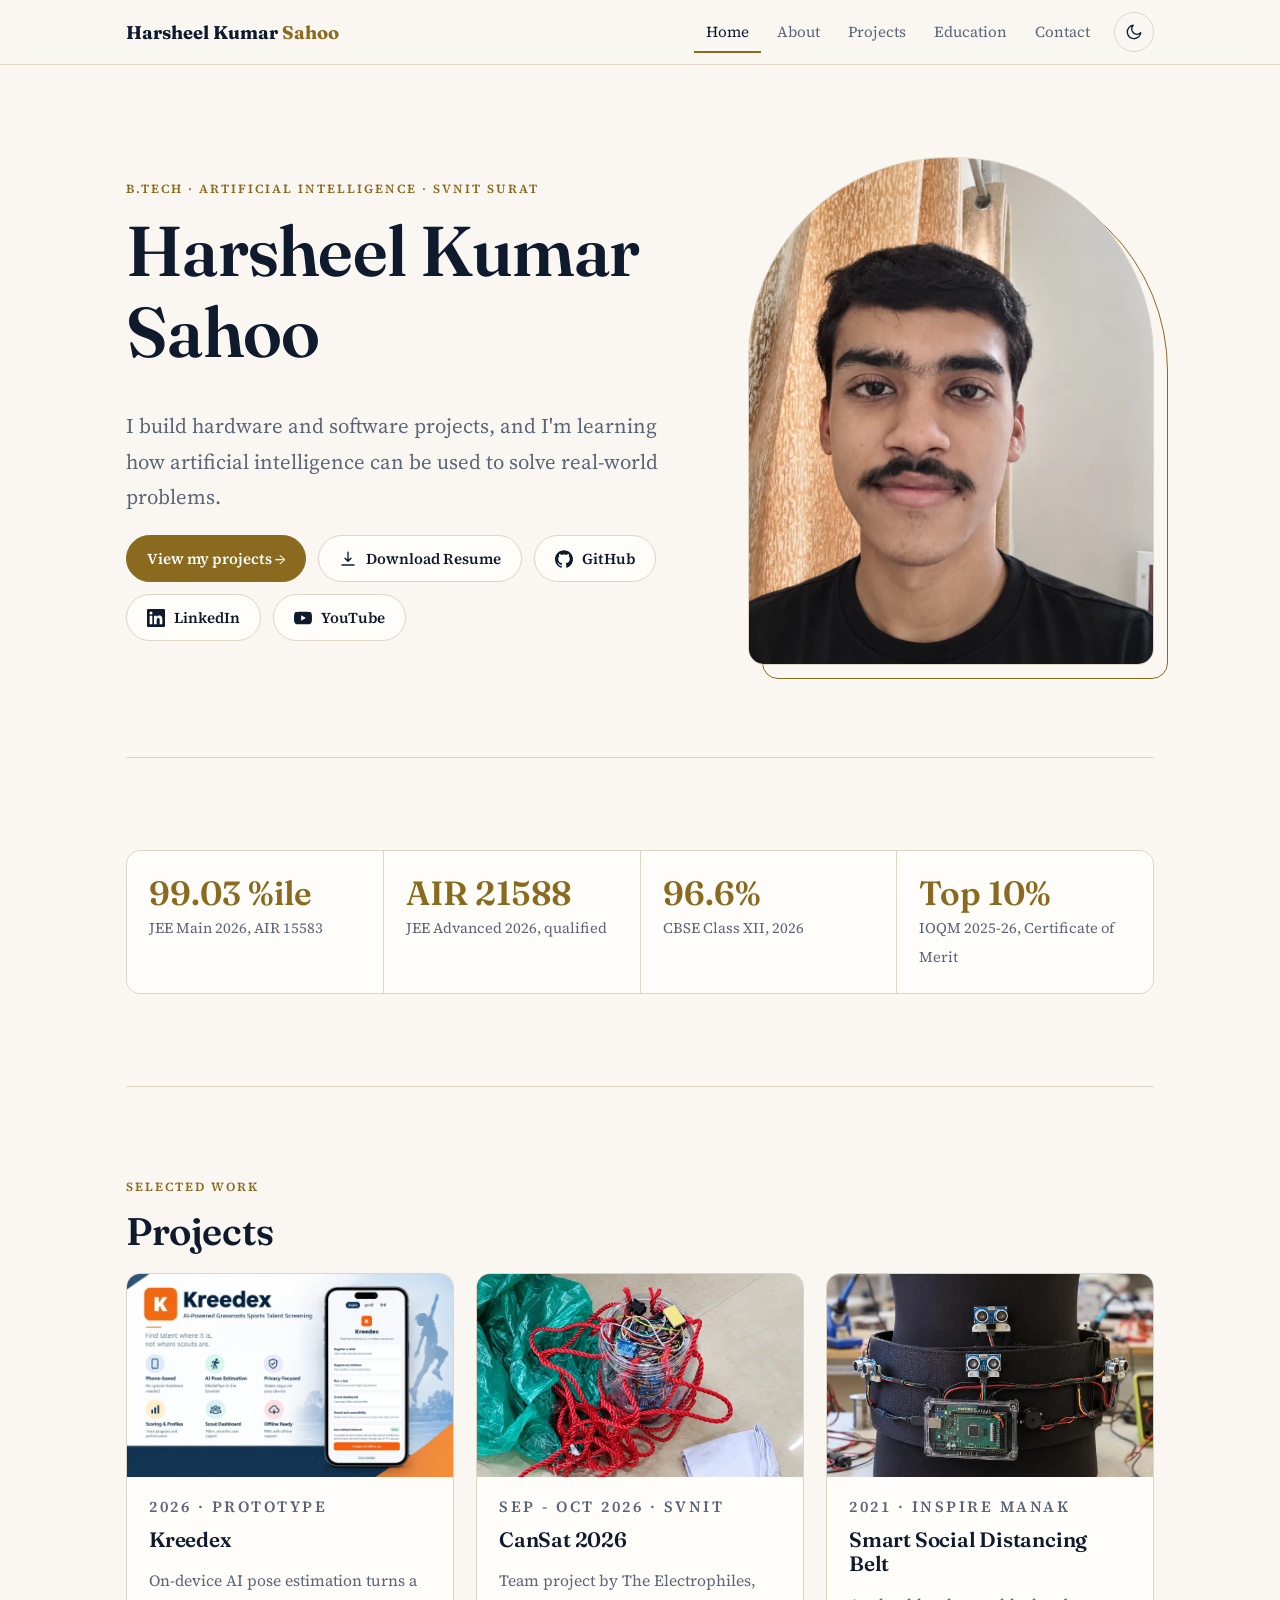
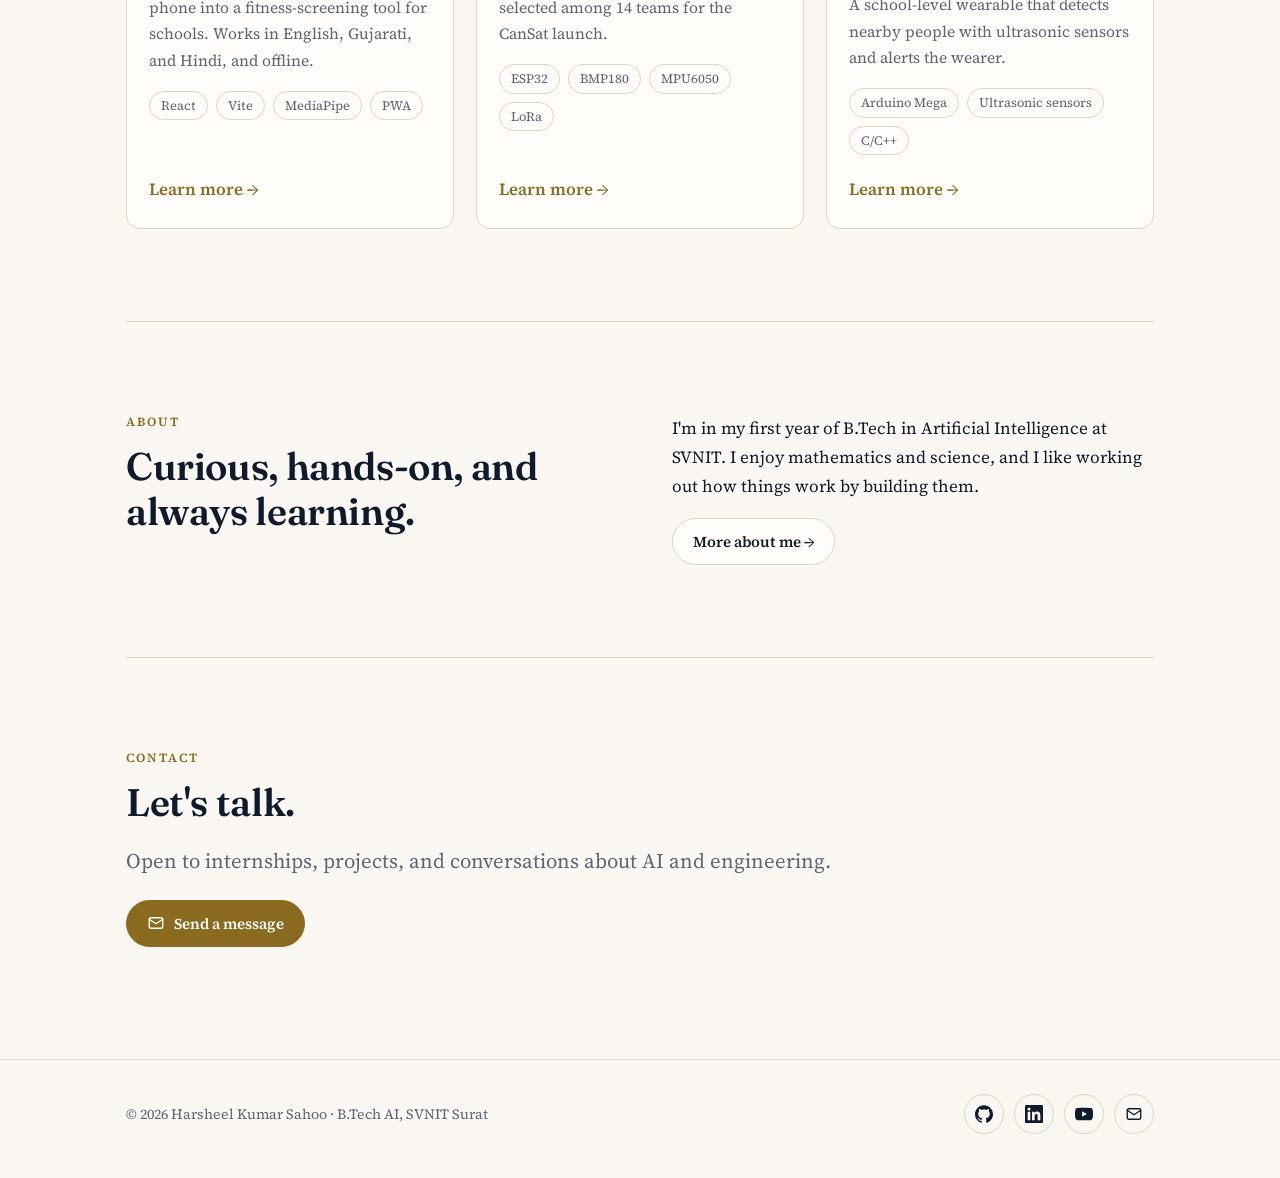
<file: index.html>
<!DOCTYPE html>
<html lang="en" data-root="">
<head>
<meta charset="utf-8">
<meta name="viewport" content="width=device-width, initial-scale=1">
<title>Harsheel Kumar Sahoo | AI Engineering Student at SVNIT Surat</title>
<meta name="description" content="Harsheel Kumar Sahoo is a B.Tech Artificial Intelligence student at SVNIT Surat, building hardware and software projects.">
<script type="application/ld+json">{"@context":"https://schema.org","@type":"Person","name":"Harsheel Kumar Sahoo","jobTitle":"B.Tech Artificial Intelligence student","alumniOf":"Sardar Vallabhbhai National Institute of Technology, Surat","sameAs":["https://www.linkedin.com/in/harsheel-kumar-sahoo/","https://github.com/Harsheel-Kumar-Sahoo/","https://www.youtube.com/@harsheelkumarsahoo"]}</script>
<meta name="google-site-verification" content="eUpLSMV9vsDy93OQB8FPY5m4oqE42VmDEpT5PQk1D4w">
<meta property="og:title" content="Harsheel Kumar Sahoo | AI Engineering Student at SVNIT Surat">
<meta property="og:description" content="Harsheel Kumar Sahoo is a B.Tech Artificial Intelligence student at SVNIT Surat, building hardware and software projects.">
<meta property="og:type" content="website">
<meta property="og:image" content="https://harsheel.vercel.app/assets/img/og-image.jpg">
<meta property="og:image:width" content="1200">
<meta property="og:image:height" content="630">
<meta property="og:image:alt" content="Harsheel Kumar Sahoo, projects in AI, embedded systems and software">
<meta name="twitter:card" content="summary_large_image">
<link rel="icon" type="image/svg+xml" href="favicon.svg">
<link rel="icon" type="image/png" href="favicon.png">
<link rel="preconnect" href="https://fonts.googleapis.com"><link rel="preconnect" href="https://fonts.gstatic.com" crossorigin>
<link href="https://fonts.googleapis.com/css2?family=Fraunces:opsz,wght@9..144,400;9..144,600;9..144,700&family=Source+Serif+4:ital,opsz,wght@0,8..60,400;0,8..60,600;1,8..60,400&display=swap" rel="stylesheet">
<link rel="stylesheet" href="assets/css/style.css">
<script src="assets/js/site.js"></script>
</head>
<body>
<header id="site-header" class="site"></header>
<main class="wrap">
<section class="hero"><div><p class="eyebrow">B.Tech · Artificial Intelligence · SVNIT Surat</p><h1>Harsheel Kumar Sahoo</h1>
<p class="lead">I build hardware and software projects, and I'm learning how artificial intelligence can be used to solve real-world problems.</p>
<div class="row"><a class="btn primary" href="projects.html">View my projects →</a><a class="btn" href="assets/Harsheel-Kumar-Sahoo-Resume.pdf" download data-icon="download">Download Resume</a><a class="btn" href="https://github.com/Harsheel-Kumar-Sahoo/" target="_blank" rel="noopener" data-icon="github">GitHub</a><a class="btn" href="https://www.linkedin.com/in/harsheel-kumar-sahoo/" target="_blank" rel="noopener" data-icon="linkedin">LinkedIn</a><a class="btn" href="https://www.youtube.com/@harsheelkumarsahoo" target="_blank" rel="noopener" data-icon="youtube">YouTube</a></div></div>
<div class="portrait"><img src="assets/img/harsheel.webp" alt="Portrait of Harsheel Kumar Sahoo" width="900" height="1200" fetchpriority="high"></div></section>
<section class="s reveal"><div class="stats"><div class="stat"><b>99.03 %ile</b><span>JEE Main 2026, AIR 15583</span></div><div class="stat"><b>AIR 21588</b><span>JEE Advanced 2026, qualified</span></div><div class="stat"><b>96.6%</b><span>CBSE Class XII, 2026</span></div><div class="stat"><b>Top 10%</b><span>IOQM 2025-26, Certificate of Merit</span></div></div></section>
<section class="s"><p class="eyebrow">Selected work</p><h2>Projects</h2><div class="grid"><a class="card reveal" href="projects/kreedex.html"><img src="assets/img/kreedex-poster.webp" alt="Kreedex poster" loading="lazy" width="1400" height="933"><div class="card-b"><p class="eyebrow">2026 · Prototype</p><h3>Kreedex</h3><p>On-device AI pose estimation turns a phone into a fitness-screening tool for schools. Works in English, Gujarati, and Hindi, and offline.</p><ul class="chips"><li>React</li><li>Vite</li><li>MediaPipe</li><li>PWA</li></ul><span class="more">Learn more →</span></div></a><a class="card reveal" href="projects/cansat.html"><img src="assets/img/cansat-1.webp" alt="Assembled CanSat with parachute" loading="lazy" width="960" height="1280"><div class="card-b"><p class="eyebrow">Sep - Oct 2026 · SVNIT</p><h3>CanSat 2026</h3><p>Team project by The Electrophiles, selected among 14 teams for the CanSat launch.</p><ul class="chips"><li>ESP32</li><li>BMP180</li><li>MPU6050</li><li>LoRa</li></ul><span class="more">Learn more →</span></div></a><a class="card reveal" href="projects/distancing-belt.html"><img src="assets/img/distancing-belt.webp" alt="Smart Social Distancing Belt prototype" loading="lazy" width="1200" height="1200"><div class="card-b"><p class="eyebrow">2021 · INSPIRE MANAK</p><h3>Smart Social Distancing Belt</h3><p>A school-level wearable that detects nearby people with ultrasonic sensors and alerts the wearer.</p><ul class="chips"><li>Arduino Mega</li><li>Ultrasonic sensors</li><li>C/C++</li></ul><span class="more">Learn more →</span></div></a></div></section>
<section class="s split reveal"><div><p class="eyebrow">About</p><h2>Curious, hands-on, and always learning.</h2></div><div class="prose"><p>I'm in my first year of B.Tech in Artificial Intelligence at SVNIT. I enjoy mathematics and science, and I like working out how things work by building them.</p><a class="btn" href="about.html">More about me →</a></div></section>
<section class="s reveal"><p class="eyebrow">Contact</p><h2>Let's talk.</h2><p class="lead">Open to internships, projects, and conversations about AI and engineering.</p><div class="row"><a class="btn primary" href="contact.html" data-icon="mail">Send a message</a></div></section>
</main>
<footer id="site-footer" class="foot"></footer>
</body>
</html>
</file>
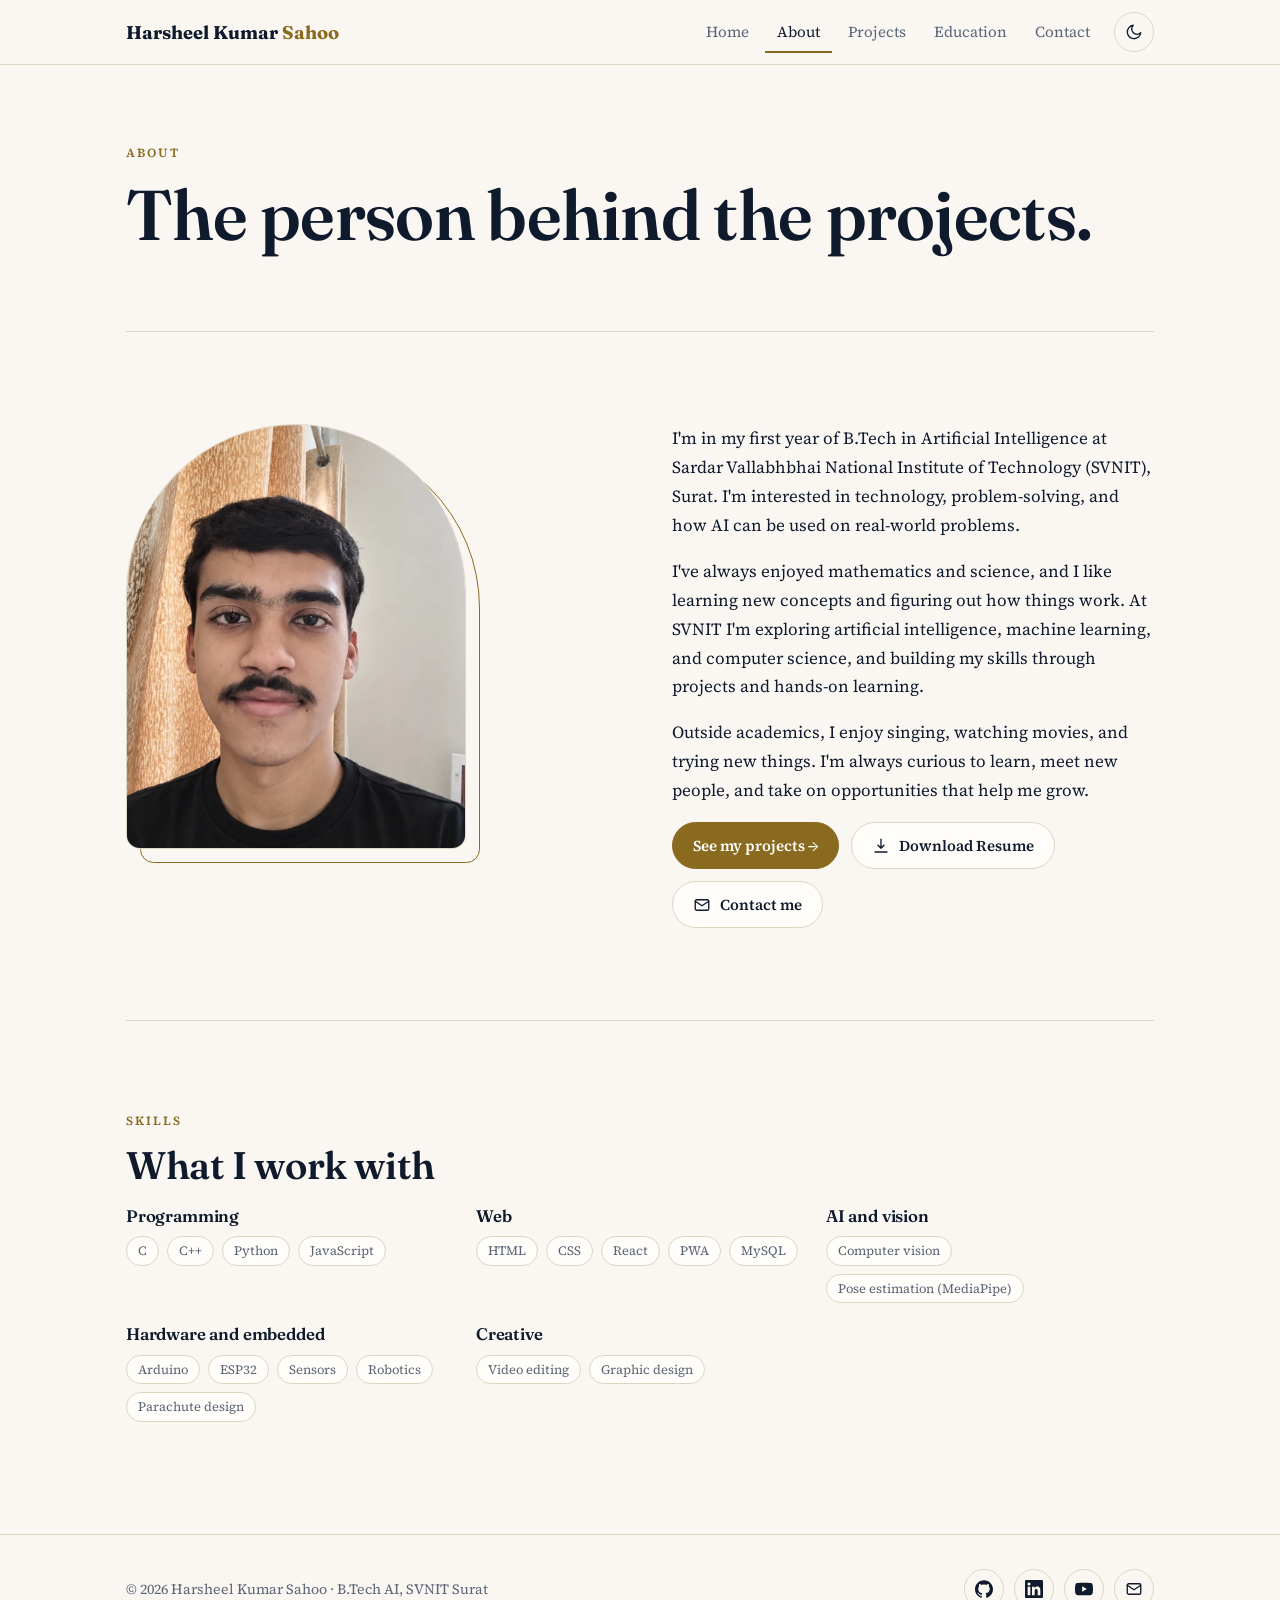
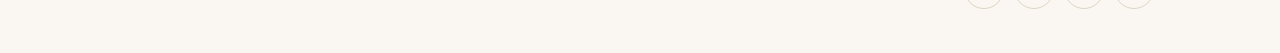
<file: about.html>
<!DOCTYPE html>
<html lang="en" data-root="">
<head>
<meta charset="utf-8">
<meta name="viewport" content="width=device-width, initial-scale=1">
<title>About | Harsheel Kumar Sahoo</title>
<meta name="description" content="About Harsheel Kumar Sahoo: B.Tech AI student at SVNIT Surat, skills in programming, embedded systems, and computer vision.">
<meta property="og:title" content="About | Harsheel Kumar Sahoo">
<meta property="og:description" content="About Harsheel Kumar Sahoo: B.Tech AI student at SVNIT Surat, skills in programming, embedded systems, and computer vision.">
<meta property="og:type" content="website">
<meta property="og:image" content="https://harsheel.vercel.app/assets/img/og-image.jpg">
<meta property="og:image:width" content="1200">
<meta property="og:image:height" content="630">
<meta property="og:image:alt" content="Harsheel Kumar Sahoo, projects in AI, embedded systems and software">
<meta name="twitter:card" content="summary_large_image">
<link rel="icon" type="image/svg+xml" href="favicon.svg">
<link rel="icon" type="image/png" href="favicon.png">
<link rel="preconnect" href="https://fonts.googleapis.com"><link rel="preconnect" href="https://fonts.gstatic.com" crossorigin>
<link href="https://fonts.googleapis.com/css2?family=Fraunces:opsz,wght@9..144,400;9..144,600;9..144,700&family=Source+Serif+4:ital,opsz,wght@0,8..60,400;0,8..60,600;1,8..60,400&display=swap" rel="stylesheet">
<link rel="stylesheet" href="assets/css/style.css">
<script src="assets/js/site.js"></script>
</head>
<body>
<header id="site-header" class="site"></header>
<main class="wrap">
<div class="ph"><p class="eyebrow">About</p><h1>The person behind the projects.</h1></div>
<section class="s split"><div class="portrait" style="justify-self:start;max-width:340px"><img src="assets/img/harsheel.webp" alt="Portrait of Harsheel Kumar Sahoo" width="900" height="1200" loading="lazy"></div>
<div class="prose"><p>I'm in my first year of B.Tech in Artificial Intelligence at Sardar Vallabhbhai National Institute of Technology (SVNIT), Surat. I'm interested in technology, problem-solving, and how AI can be used on real-world problems.</p><p>I've always enjoyed mathematics and science, and I like learning new concepts and figuring out how things work. At SVNIT I'm exploring artificial intelligence, machine learning, and computer science, and building my skills through projects and hands-on learning.</p><p>Outside academics, I enjoy singing, watching movies, and trying new things. I'm always curious to learn, meet new people, and take on opportunities that help me grow.</p><div class="row"><a class="btn primary" href="projects.html">See my projects →</a><a class="btn" href="assets/Harsheel-Kumar-Sahoo-Resume.pdf" download data-icon="download">Download Resume</a><a class="btn" href="contact.html" data-icon="mail">Contact me</a></div></div></section>
<section class="s"><p class="eyebrow">Skills</p><h2>What I work with</h2><div class="grid"><div class="sk reveal"><h3>Programming</h3><ul class="chips"><li>C</li><li>C++</li><li>Python</li><li>JavaScript</li></ul></div><div class="sk reveal"><h3>Web</h3><ul class="chips"><li>HTML</li><li>CSS</li><li>React</li><li>PWA</li><li>MySQL</li></ul></div><div class="sk reveal"><h3>AI and vision</h3><ul class="chips"><li>Computer vision</li><li>Pose estimation (MediaPipe)</li></ul></div><div class="sk reveal"><h3>Hardware and embedded</h3><ul class="chips"><li>Arduino</li><li>ESP32</li><li>Sensors</li><li>Robotics</li><li>Parachute design</li></ul></div><div class="sk reveal"><h3>Creative</h3><ul class="chips"><li>Video editing</li><li>Graphic design</li></ul></div></div></section>
</main>
<footer id="site-footer" class="foot"></footer>
</body>
</html>
</file>
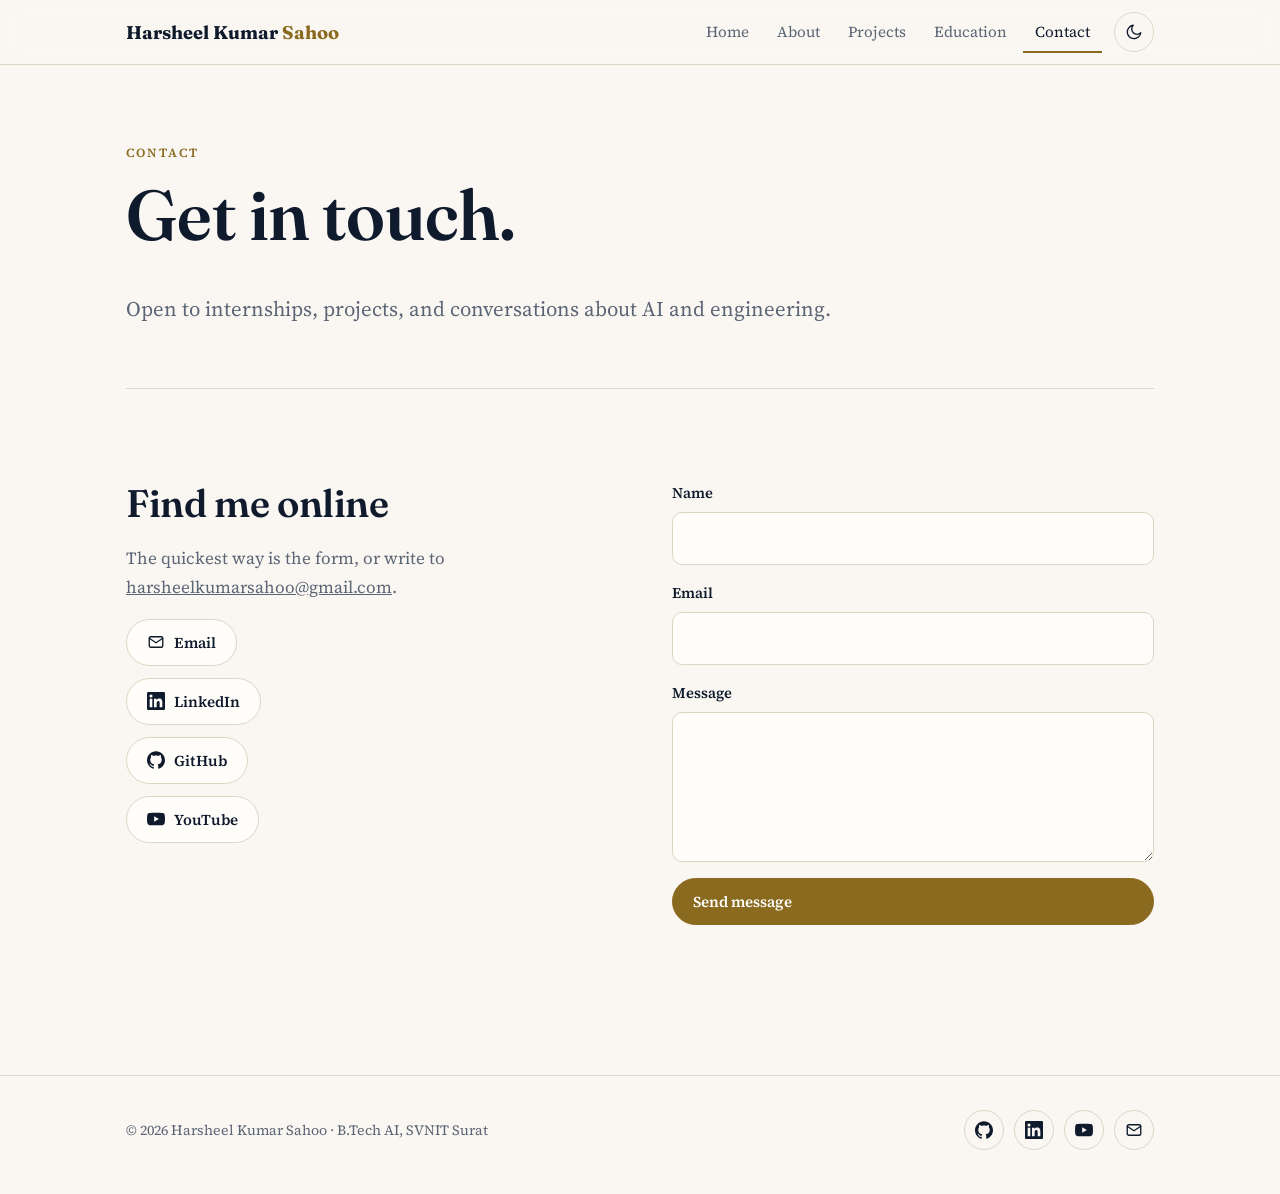
<file: contact.html>
<!DOCTYPE html>
<html lang="en" data-root="">
<head>
<meta charset="utf-8">
<meta name="viewport" content="width=device-width, initial-scale=1">
<title>Contact | Harsheel Kumar Sahoo</title>
<meta name="description" content="Contact Harsheel Kumar Sahoo for internships, projects, and collaborations in AI and engineering.">
<meta property="og:title" content="Contact | Harsheel Kumar Sahoo">
<meta property="og:description" content="Contact Harsheel Kumar Sahoo for internships, projects, and collaborations in AI and engineering.">
<meta property="og:type" content="website">
<meta property="og:image" content="https://harsheel.vercel.app/assets/img/og-image.jpg">
<meta property="og:image:width" content="1200">
<meta property="og:image:height" content="630">
<meta property="og:image:alt" content="Harsheel Kumar Sahoo, projects in AI, embedded systems and software">
<meta name="twitter:card" content="summary_large_image">
<link rel="icon" type="image/svg+xml" href="favicon.svg">
<link rel="icon" type="image/png" href="favicon.png">
<link rel="preconnect" href="https://fonts.googleapis.com"><link rel="preconnect" href="https://fonts.gstatic.com" crossorigin>
<link href="https://fonts.googleapis.com/css2?family=Fraunces:opsz,wght@9..144,400;9..144,600;9..144,700&family=Source+Serif+4:ital,opsz,wght@0,8..60,400;0,8..60,600;1,8..60,400&display=swap" rel="stylesheet">
<link rel="stylesheet" href="assets/css/style.css">
<script src="assets/js/site.js"></script>
</head>
<body>
<header id="site-header" class="site"></header>
<main class="wrap">
<div class="ph"><p class="eyebrow">Contact</p><h1>Get in touch.</h1><p class="lead">Open to internships, projects, and conversations about AI and engineering.</p></div>
<section class="s split"><div><h2>Find me online</h2><p class="muted">The quickest way is the form, or write to <a href="mailto:harsheelkumarsahoo@gmail.com">harsheelkumarsahoo@gmail.com</a>.</p><div class="row" style="flex-direction:column;align-items:flex-start"><a class="btn" href="mailto:harsheelkumarsahoo@gmail.com" data-icon="mail">Email</a><a class="btn" href="https://www.linkedin.com/in/harsheel-kumar-sahoo/" target="_blank" rel="noopener" data-icon="linkedin">LinkedIn</a><a class="btn" href="https://github.com/Harsheel-Kumar-Sahoo/" target="_blank" rel="noopener" data-icon="github">GitHub</a><a class="btn" href="https://www.youtube.com/@harsheelkumarsahoo" target="_blank" rel="noopener" data-icon="youtube">YouTube</a></div></div>
<form class="contact" id="contact-form" novalidate><label>Name<input name="name" autocomplete="name" required maxlength="80"></label><label>Email<input name="email" type="email" autocomplete="email" required></label><label>Message<textarea name="message" required minlength="10" maxlength="5000"></textarea></label><div class="hp" aria-hidden="true"><label>Company<input name="company" tabindex="-1" autocomplete="off"></label></div><button class="btn primary" type="submit">Send message</button><p id="status" role="status" aria-live="polite"></p></form></section>
</main>
<footer id="site-footer" class="foot"></footer>
</body>
</html>
</file>
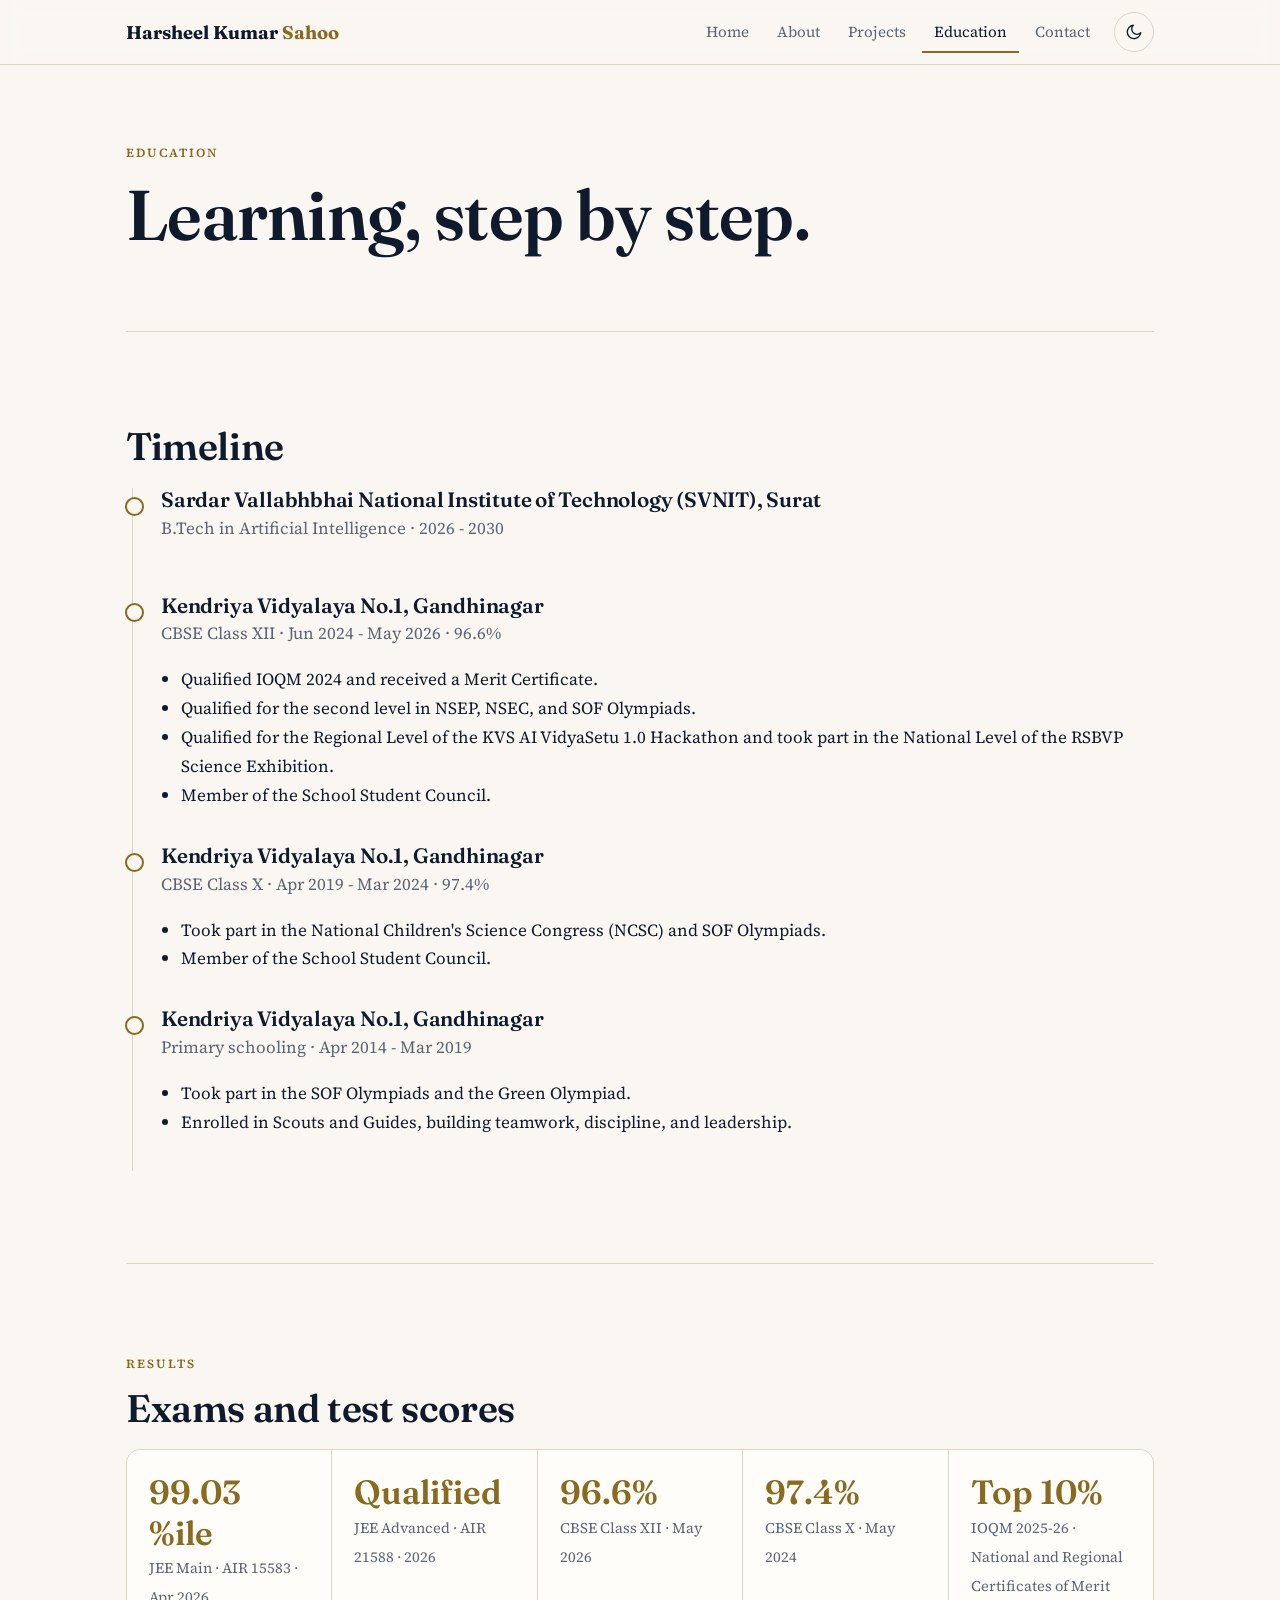
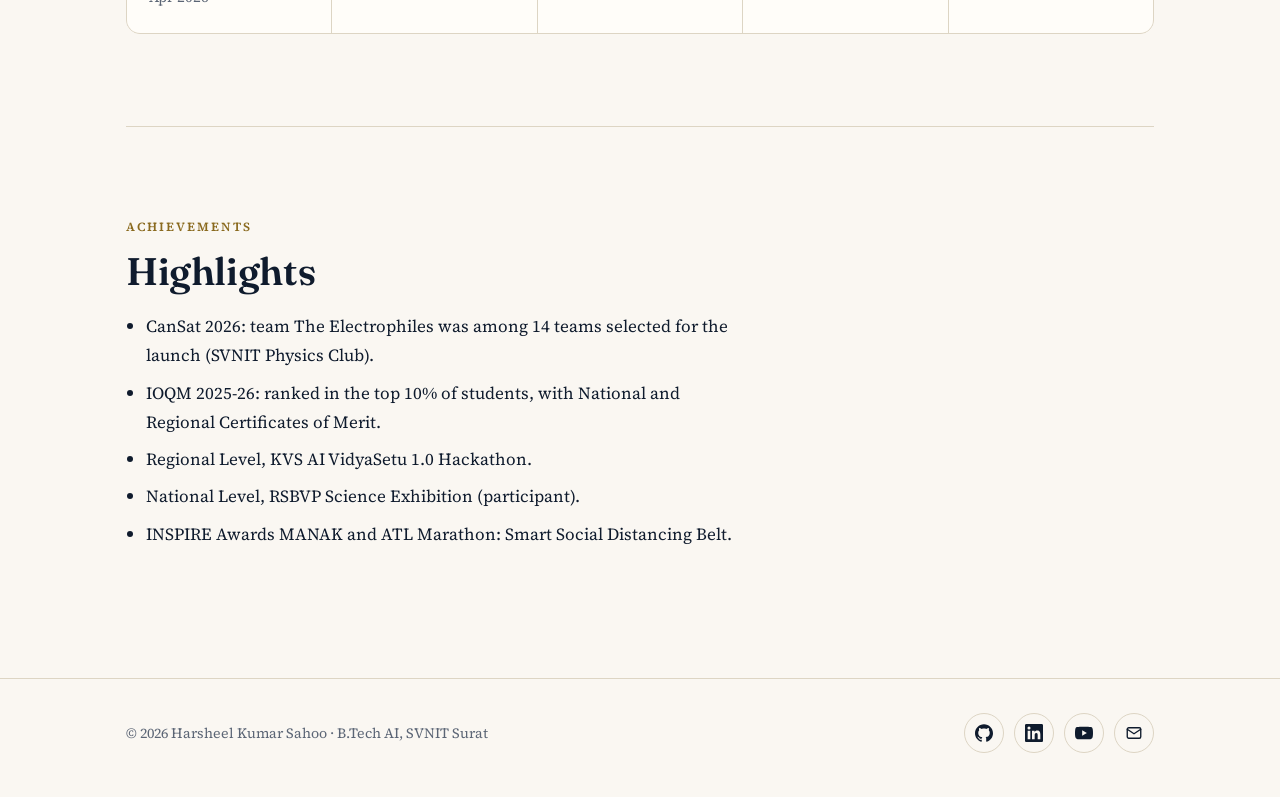
<file: education.html>
<!DOCTYPE html>
<html lang="en" data-root="">
<head>
<meta charset="utf-8">
<meta name="viewport" content="width=device-width, initial-scale=1">
<title>Education and Achievements | Harsheel Kumar Sahoo</title>
<meta name="description" content="Education timeline, exam results (JEE Main, JEE Advanced, IOQM, CBSE), and achievements of Harsheel Kumar Sahoo.">
<meta property="og:title" content="Education and Achievements | Harsheel Kumar Sahoo">
<meta property="og:description" content="Education timeline, exam results (JEE Main, JEE Advanced, IOQM, CBSE), and achievements of Harsheel Kumar Sahoo.">
<meta property="og:type" content="website">
<meta property="og:image" content="https://harsheel.vercel.app/assets/img/og-image.jpg">
<meta property="og:image:width" content="1200">
<meta property="og:image:height" content="630">
<meta property="og:image:alt" content="Harsheel Kumar Sahoo, projects in AI, embedded systems and software">
<meta name="twitter:card" content="summary_large_image">
<link rel="icon" type="image/svg+xml" href="favicon.svg">
<link rel="icon" type="image/png" href="favicon.png">
<link rel="preconnect" href="https://fonts.googleapis.com"><link rel="preconnect" href="https://fonts.gstatic.com" crossorigin>
<link href="https://fonts.googleapis.com/css2?family=Fraunces:opsz,wght@9..144,400;9..144,600;9..144,700&family=Source+Serif+4:ital,opsz,wght@0,8..60,400;0,8..60,600;1,8..60,400&display=swap" rel="stylesheet">
<link rel="stylesheet" href="assets/css/style.css">
<script src="assets/js/site.js"></script>
</head>
<body>
<header id="site-header" class="site"></header>
<main class="wrap">
<div class="ph"><p class="eyebrow">Education</p><h1>Learning, step by step.</h1></div>
<section class="s"><h2>Timeline</h2><div class="tl"><div class="tl-i reveal"><h3>Sardar Vallabhbhai National Institute of Technology (SVNIT), Surat</h3><p class="muted">B.Tech in Artificial Intelligence · 2026 - 2030</p></div><div class="tl-i reveal"><h3>Kendriya Vidyalaya No.1, Gandhinagar</h3><p class="muted">CBSE Class XII · Jun 2024 - May 2026 · 96.6%</p><ul><li>Qualified IOQM 2024 and received a Merit Certificate.</li><li>Qualified for the second level in NSEP, NSEC, and SOF Olympiads.</li><li>Qualified for the Regional Level of the KVS AI VidyaSetu 1.0 Hackathon and took part in the National Level of the RSBVP Science Exhibition.</li><li>Member of the School Student Council.</li></ul></div><div class="tl-i reveal"><h3>Kendriya Vidyalaya No.1, Gandhinagar</h3><p class="muted">CBSE Class X · Apr 2019 - Mar 2024 · 97.4%</p><ul><li>Took part in the National Children's Science Congress (NCSC) and SOF Olympiads.</li><li>Member of the School Student Council.</li></ul></div><div class="tl-i reveal"><h3>Kendriya Vidyalaya No.1, Gandhinagar</h3><p class="muted">Primary schooling · Apr 2014 - Mar 2019</p><ul><li>Took part in the SOF Olympiads and the Green Olympiad.</li><li>Enrolled in Scouts and Guides, building teamwork, discipline, and leadership.</li></ul></div></div></section>
<section class="s"><p class="eyebrow">Results</p><h2>Exams and test scores</h2><div class="stats reveal"><div class="stat"><b>99.03 %ile</b><span>JEE Main · AIR 15583 · Apr 2026</span></div><div class="stat"><b>Qualified</b><span>JEE Advanced · AIR 21588 · 2026</span></div><div class="stat"><b>96.6%</b><span>CBSE Class XII · May 2026</span></div><div class="stat"><b>97.4%</b><span>CBSE Class X · May 2024</span></div><div class="stat"><b>Top 10%</b><span>IOQM 2025-26 · National and Regional Certificates of Merit</span></div></div></section>
<section class="s"><p class="eyebrow">Achievements</p><h2>Highlights</h2><div class="prose"><ul><li>CanSat 2026: team The Electrophiles was among 14 teams selected for the launch (SVNIT Physics Club).</li><li>IOQM 2025-26: ranked in the top 10% of students, with National and Regional Certificates of Merit.</li><li>Regional Level, KVS AI VidyaSetu 1.0 Hackathon.</li><li>National Level, RSBVP Science Exhibition (participant).</li><li>INSPIRE Awards MANAK and ATL Marathon: Smart Social Distancing Belt.</li></ul></div></section>
</main>
<footer id="site-footer" class="foot"></footer>
</body>
</html>
</file>
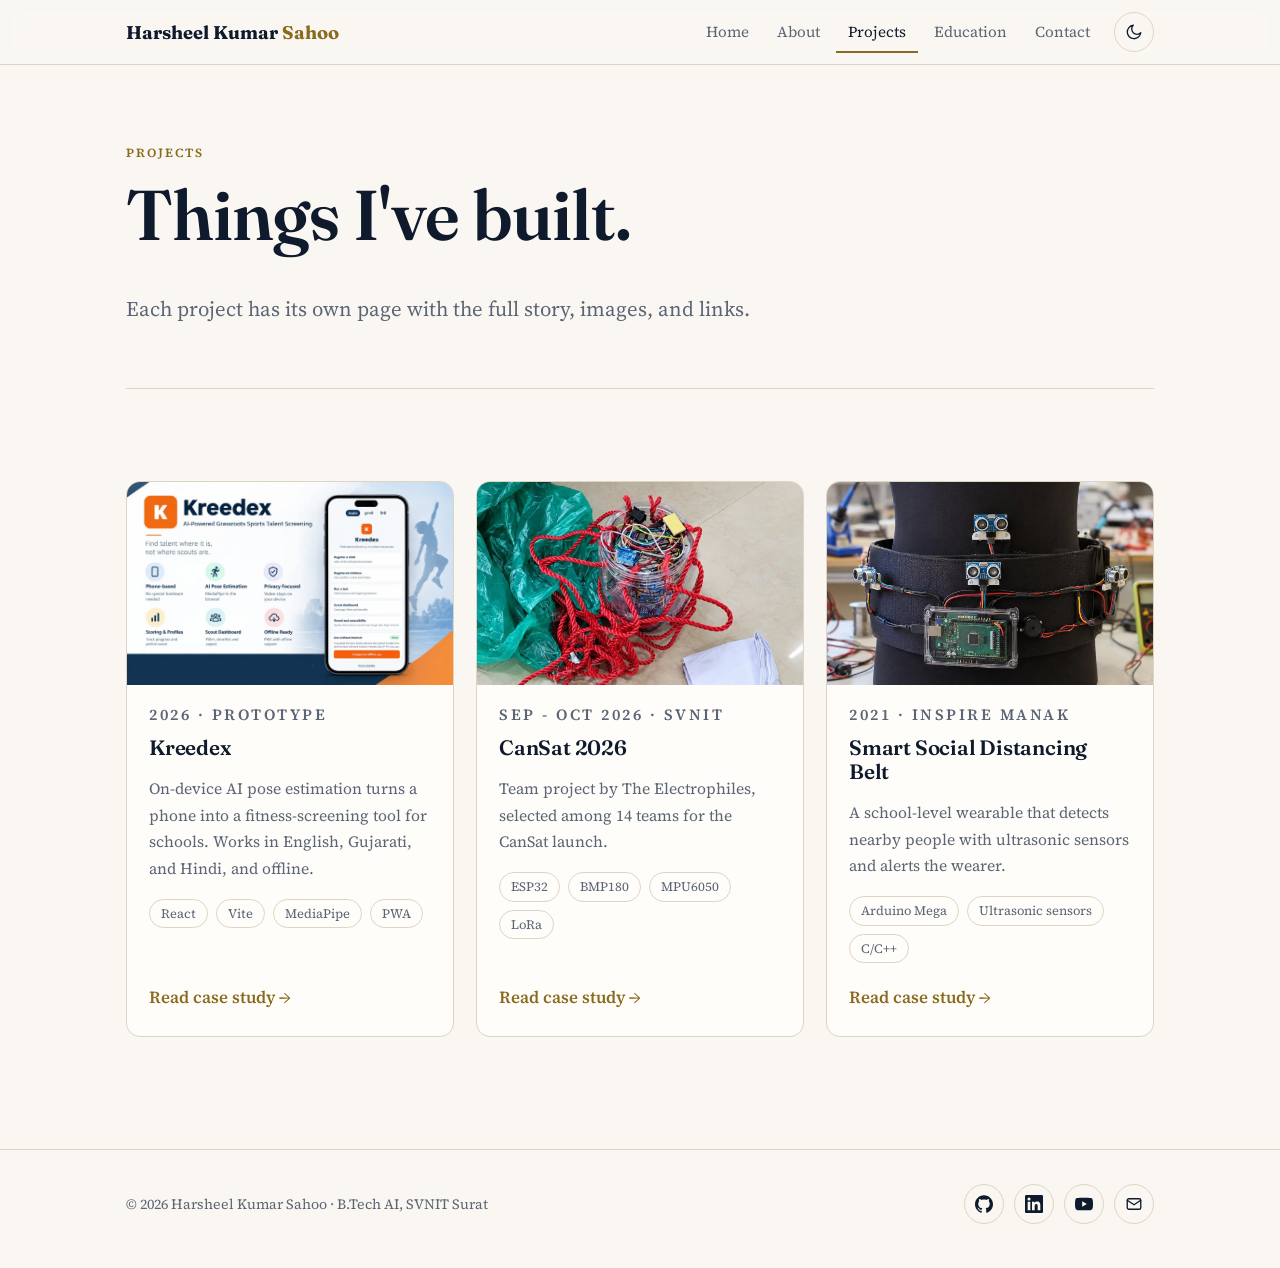
<file: projects.html>
<!DOCTYPE html>
<html lang="en" data-root="">
<head>
<meta charset="utf-8">
<meta name="viewport" content="width=device-width, initial-scale=1">
<title>Projects | Harsheel Kumar Sahoo</title>
<meta name="description" content="Projects by Harsheel Kumar Sahoo: Kreedex fitness screening app, CanSat 2026, and the Smart Social Distancing Belt.">
<meta property="og:title" content="Projects | Harsheel Kumar Sahoo">
<meta property="og:description" content="Projects by Harsheel Kumar Sahoo: Kreedex fitness screening app, CanSat 2026, and the Smart Social Distancing Belt.">
<meta property="og:type" content="website">
<meta property="og:image" content="https://harsheel.vercel.app/assets/img/og-image.jpg">
<meta property="og:image:width" content="1200">
<meta property="og:image:height" content="630">
<meta property="og:image:alt" content="Harsheel Kumar Sahoo, projects in AI, embedded systems and software">
<meta name="twitter:card" content="summary_large_image">
<link rel="icon" type="image/svg+xml" href="favicon.svg">
<link rel="icon" type="image/png" href="favicon.png">
<link rel="preconnect" href="https://fonts.googleapis.com"><link rel="preconnect" href="https://fonts.gstatic.com" crossorigin>
<link href="https://fonts.googleapis.com/css2?family=Fraunces:opsz,wght@9..144,400;9..144,600;9..144,700&family=Source+Serif+4:ital,opsz,wght@0,8..60,400;0,8..60,600;1,8..60,400&display=swap" rel="stylesheet">
<link rel="stylesheet" href="assets/css/style.css">
<script src="assets/js/site.js"></script>
</head>
<body>
<header id="site-header" class="site"></header>
<main class="wrap">
<div class="ph"><p class="eyebrow">Projects</p><h1>Things I've built.</h1><p class="lead">Each project has its own page with the full story, images, and links.</p></div><section class="s"><div class="grid"><a class="card reveal" href="projects/kreedex.html"><img src="assets/img/kreedex-poster.webp" alt="Kreedex poster" loading="lazy" width="1400" height="933"><div class="card-b"><p class="eyebrow">2026 · Prototype</p><h3>Kreedex</h3><p>On-device AI pose estimation turns a phone into a fitness-screening tool for schools. Works in English, Gujarati, and Hindi, and offline.</p><ul class="chips"><li>React</li><li>Vite</li><li>MediaPipe</li><li>PWA</li></ul><span class="more">Read case study →</span></div></a><a class="card reveal" href="projects/cansat.html"><img src="assets/img/cansat-1.webp" alt="Assembled CanSat with parachute" loading="lazy" width="960" height="1280"><div class="card-b"><p class="eyebrow">Sep - Oct 2026 · SVNIT</p><h3>CanSat 2026</h3><p>Team project by The Electrophiles, selected among 14 teams for the CanSat launch.</p><ul class="chips"><li>ESP32</li><li>BMP180</li><li>MPU6050</li><li>LoRa</li></ul><span class="more">Read case study →</span></div></a><a class="card reveal" href="projects/distancing-belt.html"><img src="assets/img/distancing-belt.webp" alt="Smart Social Distancing Belt prototype" loading="lazy" width="1200" height="1200"><div class="card-b"><p class="eyebrow">2021 · INSPIRE MANAK</p><h3>Smart Social Distancing Belt</h3><p>A school-level wearable that detects nearby people with ultrasonic sensors and alerts the wearer.</p><ul class="chips"><li>Arduino Mega</li><li>Ultrasonic sensors</li><li>C/C++</li></ul><span class="more">Read case study →</span></div></a></div></section>
</main>
<footer id="site-footer" class="foot"></footer>
</body>
</html>
</file>
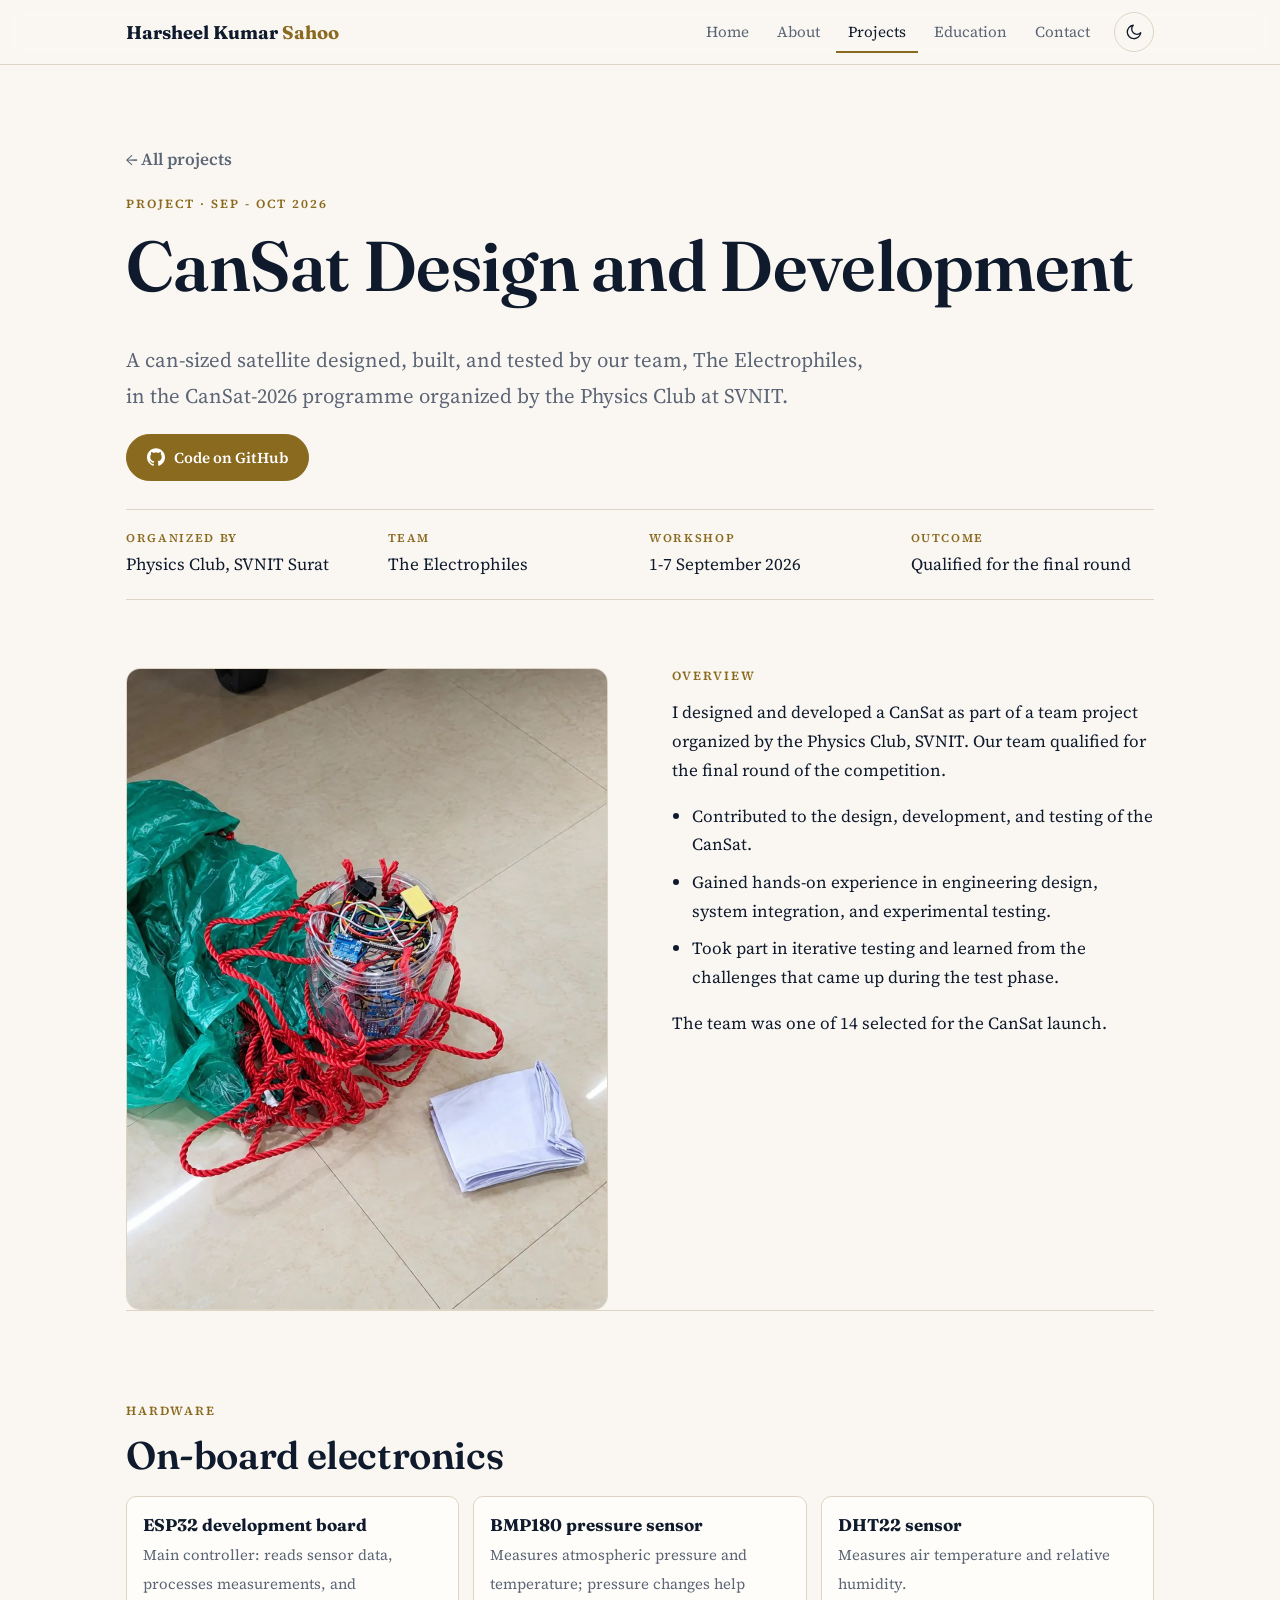
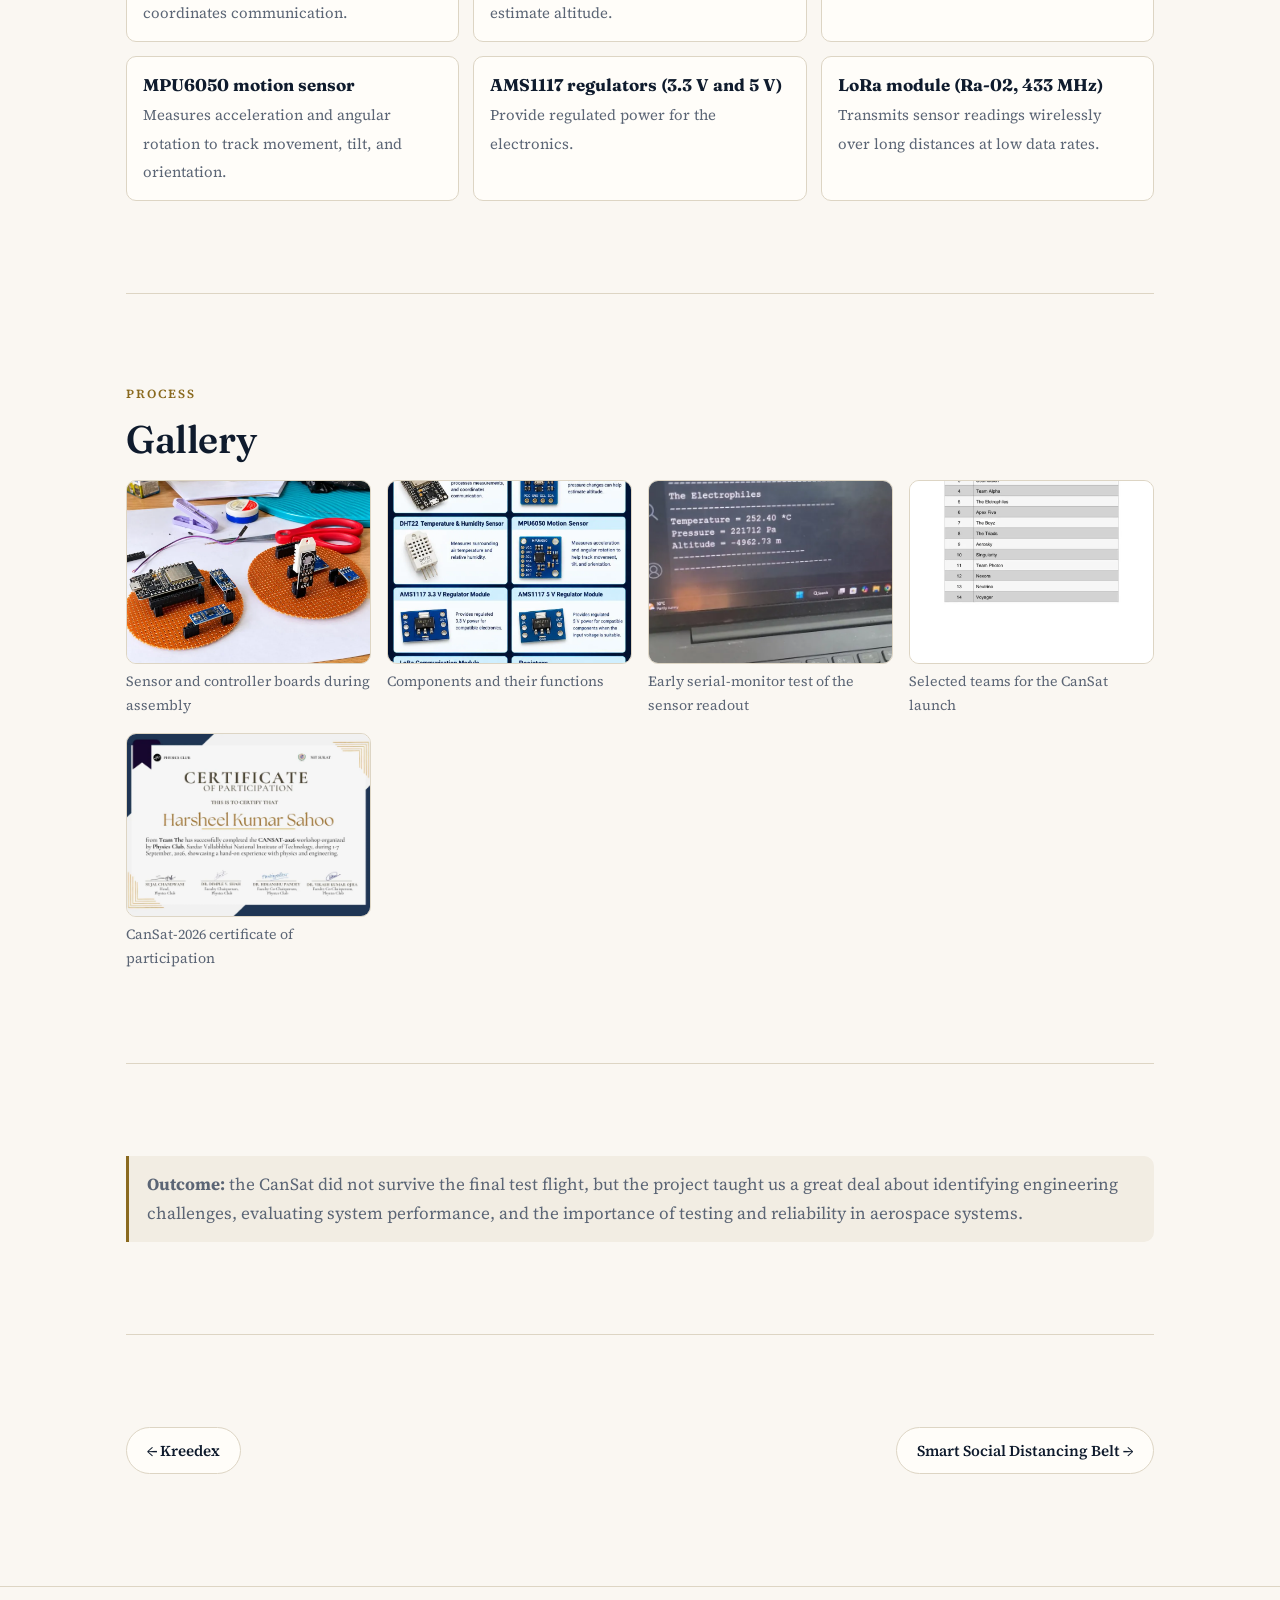
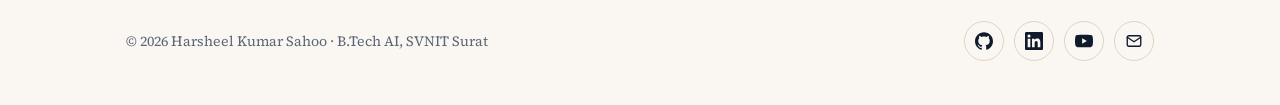
<file: projects/cansat.html>
<!DOCTYPE html>
<html lang="en" data-root="../">
<head>
<meta charset="utf-8">
<meta name="viewport" content="width=device-width, initial-scale=1">
<title>CanSat 2026 | Harsheel Kumar Sahoo</title>
<meta name="description" content="CanSat design and development by team The Electrophiles at SVNIT Surat: ESP32, sensors, LoRa telemetry, and a parachute recovery system.">
<meta property="og:title" content="CanSat 2026 | Harsheel Kumar Sahoo">
<meta property="og:description" content="CanSat design and development by team The Electrophiles at SVNIT Surat: ESP32, sensors, LoRa telemetry, and a parachute recovery system.">
<meta property="og:type" content="website">
<meta property="og:image" content="https://harsheel.vercel.app/assets/img/og-image.jpg">
<meta property="og:image:width" content="1200">
<meta property="og:image:height" content="630">
<meta property="og:image:alt" content="Harsheel Kumar Sahoo, projects in AI, embedded systems and software">
<meta name="twitter:card" content="summary_large_image">
<link rel="icon" type="image/svg+xml" href="../favicon.svg">
<link rel="icon" type="image/png" href="../favicon.png">
<link rel="preconnect" href="https://fonts.googleapis.com"><link rel="preconnect" href="https://fonts.gstatic.com" crossorigin>
<link href="https://fonts.googleapis.com/css2?family=Fraunces:opsz,wght@9..144,400;9..144,600;9..144,700&family=Source+Serif+4:ital,opsz,wght@0,8..60,400;0,8..60,600;1,8..60,400&display=swap" rel="stylesheet">
<link rel="stylesheet" href="../assets/css/style.css">
<script src="../assets/js/site.js"></script>
</head>
<body>
<header id="site-header" class="site"></header>
<main class="wrap">
<div class="ph"><a class="back" href="../projects.html">← All projects</a><p class="eyebrow">Project · Sep - Oct 2026</p><h1>CanSat Design and Development</h1><p class="lead">A can-sized satellite designed, built, and tested by our team, The Electrophiles, in the CanSat-2026 programme organized by the Physics Club at SVNIT.</p>
<div class="row"><a class="btn primary" href="https://github.com/Harsheel-Kumar-Sahoo/CanSat-2026" target="_blank" rel="noopener" data-icon="github">Code on GitHub</a></div><dl class="meta"><div><dt>Organized by</dt><dd>Physics Club, SVNIT Surat</dd></div><div><dt>Team</dt><dd>The Electrophiles</dd></div><div><dt>Workshop</dt><dd>1-7 September 2026</dd></div><div><dt>Outcome</dt><dd>Qualified for the final round</dd></div></dl></div>
<div class="split"><img class="hero-img narrow" src="../assets/img/cansat-1.webp" alt="Assembled CanSat with electronics, red parachute cords, and parachute" width="960" height="1280"><div class="prose"><p class="eyebrow">Overview</p><p>I designed and developed a CanSat as part of a team project organized by the Physics Club, SVNIT. Our team qualified for the final round of the competition.</p><ul><li>Contributed to the design, development, and testing of the CanSat.</li><li>Gained hands-on experience in engineering design, system integration, and experimental testing.</li><li>Took part in iterative testing and learned from the challenges that came up during the test phase.</li></ul><p>The team was one of 14 selected for the CanSat launch.</p></div></div>
<section class="s"><p class="eyebrow">Hardware</p><h2>On-board electronics</h2><div class="spec"><div><b>ESP32 development board</b><span>Main controller: reads sensor data, processes measurements, and coordinates communication.</span></div><div><b>BMP180 pressure sensor</b><span>Measures atmospheric pressure and temperature; pressure changes help estimate altitude.</span></div><div><b>DHT22 sensor</b><span>Measures air temperature and relative humidity.</span></div><div><b>MPU6050 motion sensor</b><span>Measures acceleration and angular rotation to track movement, tilt, and orientation.</span></div><div><b>AMS1117 regulators (3.3 V and 5 V)</b><span>Provide regulated power for the electronics.</span></div><div><b>LoRa module (Ra-02, 433 MHz)</b><span>Transmits sensor readings wirelessly over long distances at low data rates.</span></div></div></section>
<section class="s"><p class="eyebrow">Process</p><h2>Gallery</h2><div class="gallery"><figure><img src="../assets/img/cansat-2.webp" alt="ESP32 and sensor modules mounted on circular perfboards" loading="lazy" width="960" height="1280"><figcaption>Sensor and controller boards during assembly</figcaption></figure><figure><img src="../assets/img/cansat-4.webp" alt="Infographic of CanSat electronic components and their functions" loading="lazy" width="853" height="1280"><figcaption>Components and their functions</figcaption></figure><figure><img src="../assets/img/cansat-3.webp" alt="Serial monitor showing temperature, pressure, and altitude readings" loading="lazy" width="576" height="1280"><figcaption>Early serial-monitor test of the sensor readout</figcaption></figure><figure><img src="../assets/img/cansat-5.webp" alt="List of 14 teams selected for the CanSat launch" loading="lazy" width="900" height="1259"><figcaption>Selected teams for the CanSat launch</figcaption></figure><figure><img src="../assets/img/cansat-certificate.webp" alt="CanSat-2026 workshop certificate of participation" loading="lazy" width="1280" height="904"><figcaption>CanSat-2026 certificate of participation</figcaption></figure></div></section>
<section class="s"><p class="note"><b>Outcome:</b> the CanSat did not survive the final test flight, but the project taught us a great deal about identifying engineering challenges, evaluating system performance, and the importance of testing and reliability in aerospace systems.</p></section>
<section class="s pager"><a class="btn" href="../projects/kreedex.html">← Kreedex</a><a class="btn" href="../projects/distancing-belt.html">Smart Social Distancing Belt →</a></section>
</main>
<footer id="site-footer" class="foot"></footer>
</body>
</html>
</file>
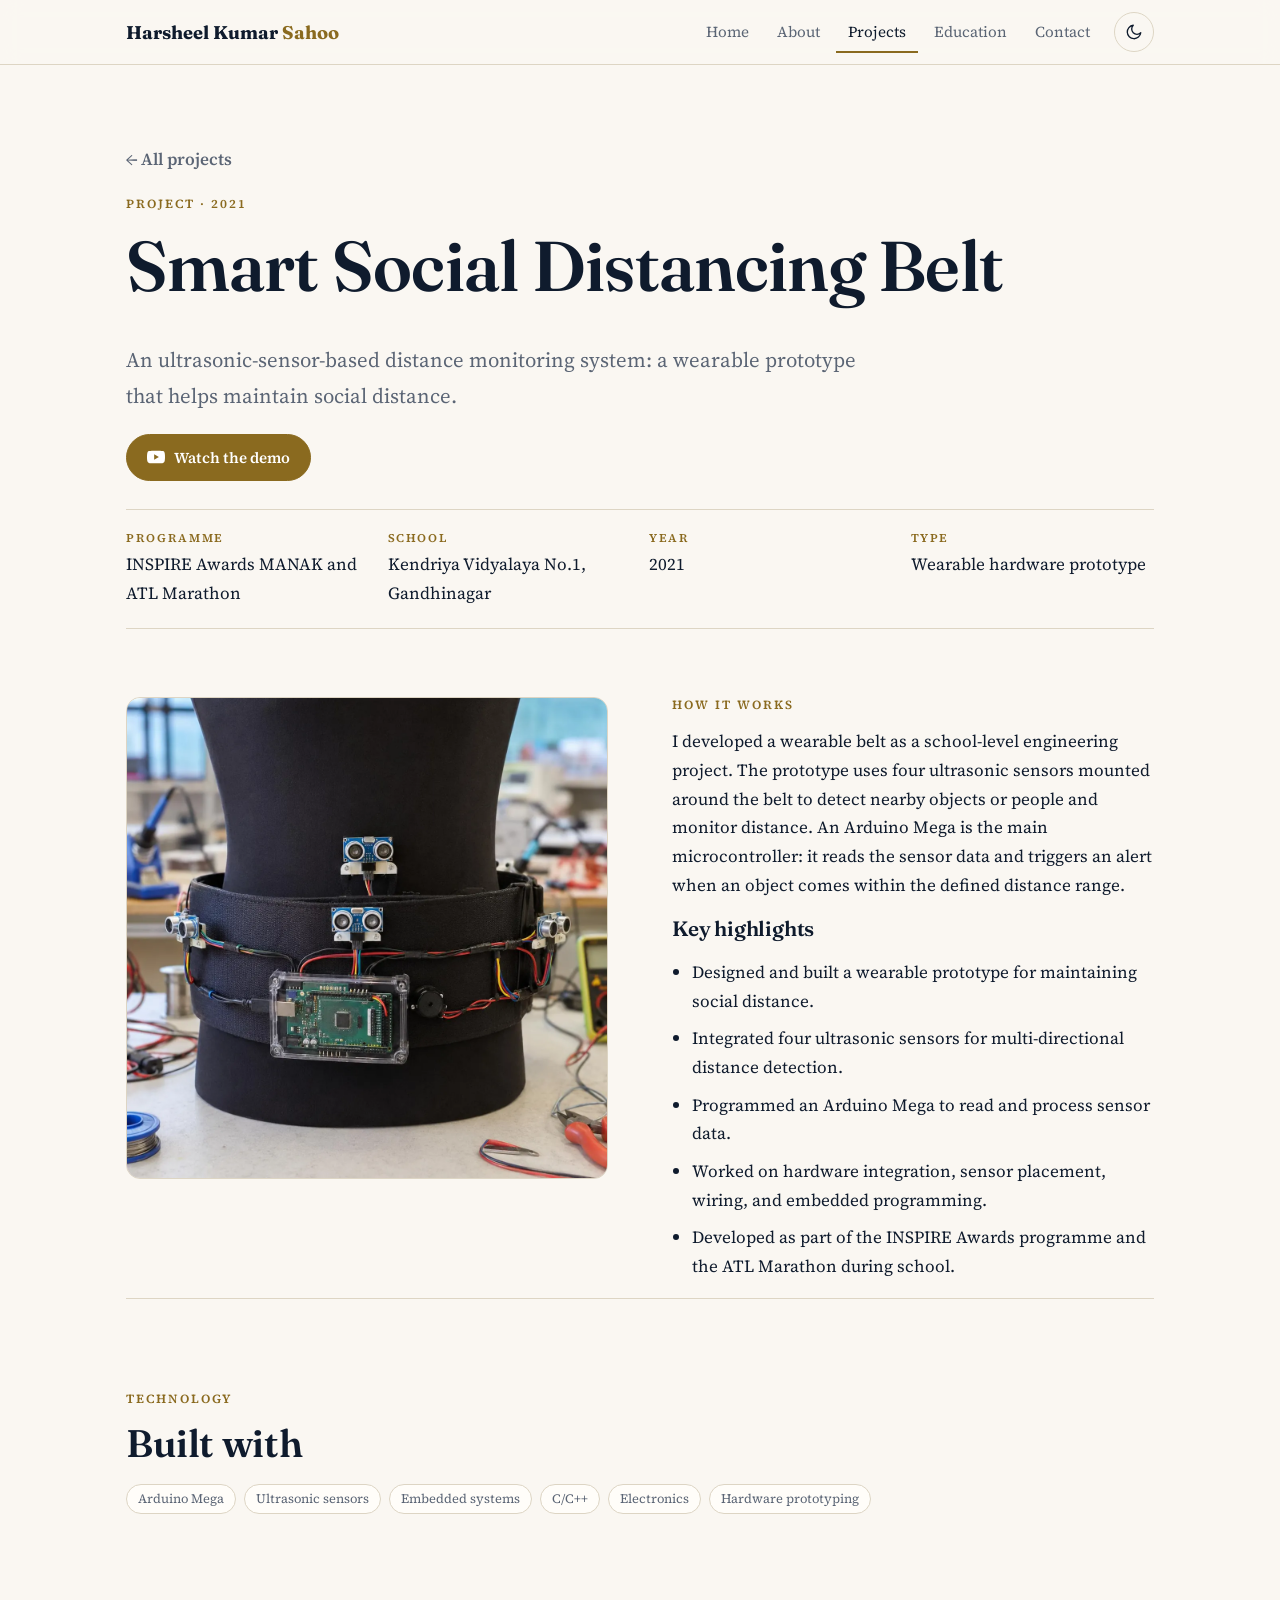
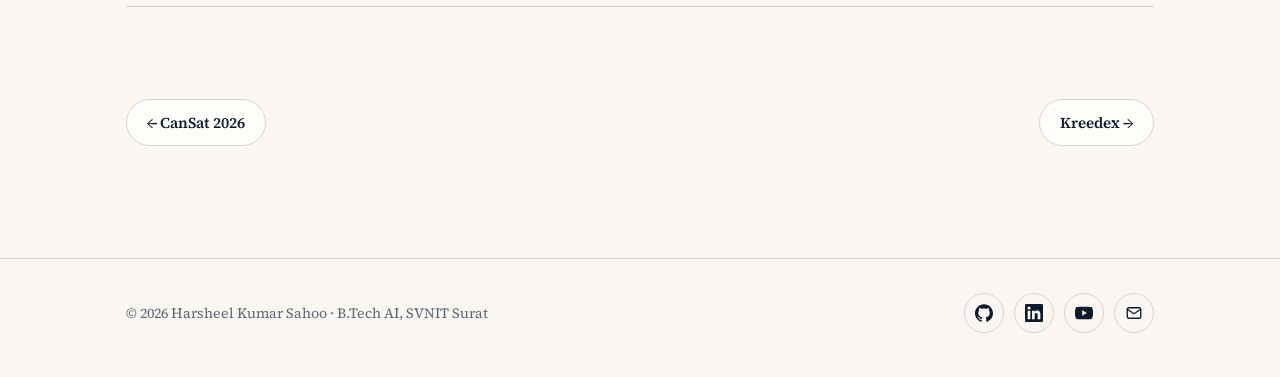
<file: projects/distancing-belt.html>
<!DOCTYPE html>
<html lang="en" data-root="../">
<head>
<meta charset="utf-8">
<meta name="viewport" content="width=device-width, initial-scale=1">
<title>Smart Social Distancing Belt | Harsheel Kumar Sahoo</title>
<meta name="description" content="A wearable belt with ultrasonic sensors and an Arduino Mega that alerts the wearer when people come too close. Built for the INSPIRE Awards MANAK programme and ATL Marathon.">
<meta property="og:title" content="Smart Social Distancing Belt | Harsheel Kumar Sahoo">
<meta property="og:description" content="A wearable belt with ultrasonic sensors and an Arduino Mega that alerts the wearer when people come too close. Built for the INSPIRE Awards MANAK programme and ATL Marathon.">
<meta property="og:type" content="website">
<meta property="og:image" content="https://harsheel.vercel.app/assets/img/og-image.jpg">
<meta property="og:image:width" content="1200">
<meta property="og:image:height" content="630">
<meta property="og:image:alt" content="Harsheel Kumar Sahoo, projects in AI, embedded systems and software">
<meta name="twitter:card" content="summary_large_image">
<link rel="icon" type="image/svg+xml" href="../favicon.svg">
<link rel="icon" type="image/png" href="../favicon.png">
<link rel="preconnect" href="https://fonts.googleapis.com"><link rel="preconnect" href="https://fonts.gstatic.com" crossorigin>
<link href="https://fonts.googleapis.com/css2?family=Fraunces:opsz,wght@9..144,400;9..144,600;9..144,700&family=Source+Serif+4:ital,opsz,wght@0,8..60,400;0,8..60,600;1,8..60,400&display=swap" rel="stylesheet">
<link rel="stylesheet" href="../assets/css/style.css">
<script src="../assets/js/site.js"></script>
</head>
<body>
<header id="site-header" class="site"></header>
<main class="wrap">
<div class="ph"><a class="back" href="../projects.html">← All projects</a><p class="eyebrow">Project · 2021</p><h1>Smart Social Distancing Belt</h1><p class="lead">An ultrasonic-sensor-based distance monitoring system: a wearable prototype that helps maintain social distance.</p>
<div class="row"><a class="btn primary" href="https://youtu.be/1Rw5NR6oh58?si=CDtWOsZO1721H3MN" target="_blank" rel="noopener" data-icon="youtube">Watch the demo</a></div><dl class="meta"><div><dt>Programme</dt><dd>INSPIRE Awards MANAK and ATL Marathon</dd></div><div><dt>School</dt><dd>Kendriya Vidyalaya No.1, Gandhinagar</dd></div><div><dt>Year</dt><dd>2021</dd></div><div><dt>Type</dt><dd>Wearable hardware prototype</dd></div></dl></div>
<div class="split"><img class="hero-img narrow" src="../assets/img/distancing-belt.webp" alt="Smart Social Distancing Belt with ultrasonic sensors and an Arduino Mega on a mannequin" width="1200" height="1200"><div class="prose"><p class="eyebrow">How it works</p><p>I developed a wearable belt as a school-level engineering project. The prototype uses four ultrasonic sensors mounted around the belt to detect nearby objects or people and monitor distance. An Arduino Mega is the main microcontroller: it reads the sensor data and triggers an alert when an object comes within the defined distance range.</p><h3>Key highlights</h3><ul><li>Designed and built a wearable prototype for maintaining social distance.</li><li>Integrated four ultrasonic sensors for multi-directional distance detection.</li><li>Programmed an Arduino Mega to read and process sensor data.</li><li>Worked on hardware integration, sensor placement, wiring, and embedded programming.</li><li>Developed as part of the INSPIRE Awards programme and the ATL Marathon during school.</li></ul></div></div>
<section class="s"><p class="eyebrow">Technology</p><h2>Built with</h2><ul class="chips"><li>Arduino Mega</li><li>Ultrasonic sensors</li><li>Embedded systems</li><li>C/C++</li><li>Electronics</li><li>Hardware prototyping</li></ul></section>
<section class="s pager"><a class="btn" href="../projects/cansat.html">← CanSat 2026</a><a class="btn" href="../projects/kreedex.html">Kreedex →</a></section>
</main>
<footer id="site-footer" class="foot"></footer>
</body>
</html>
</file>
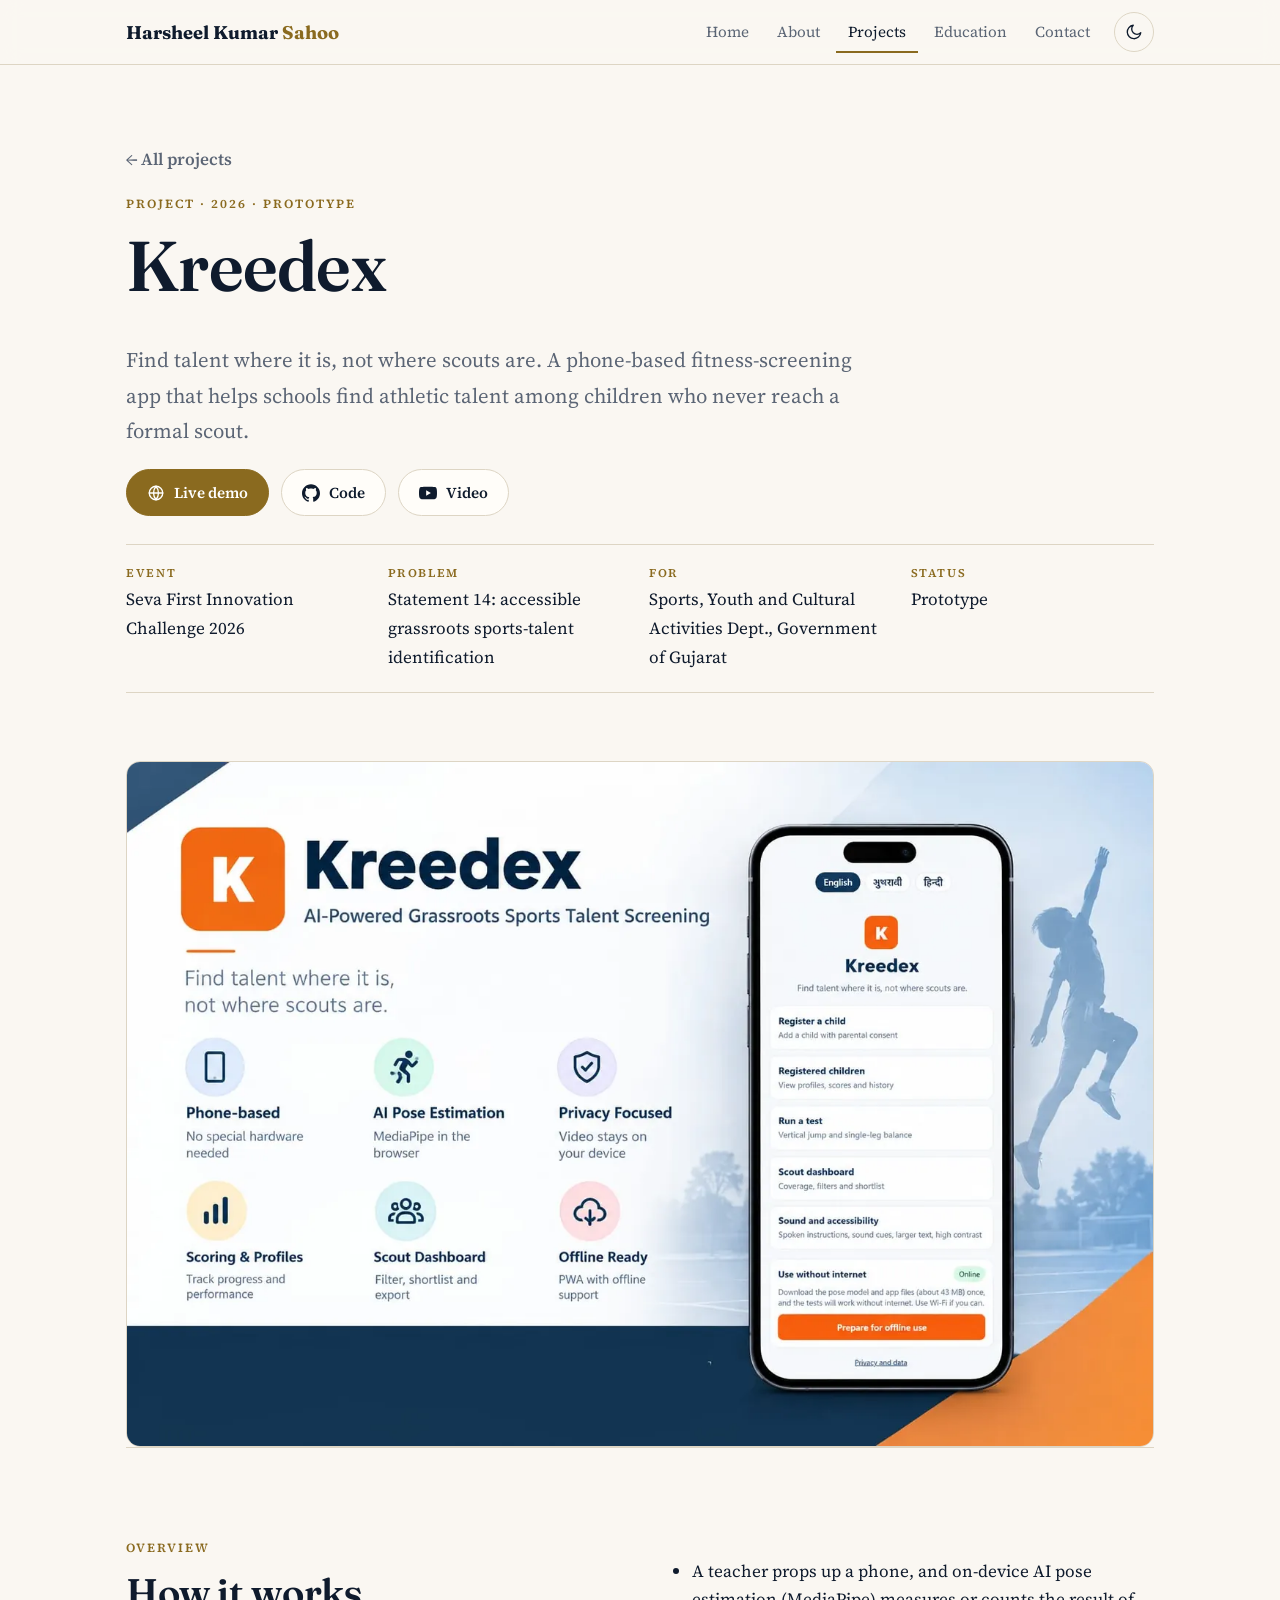
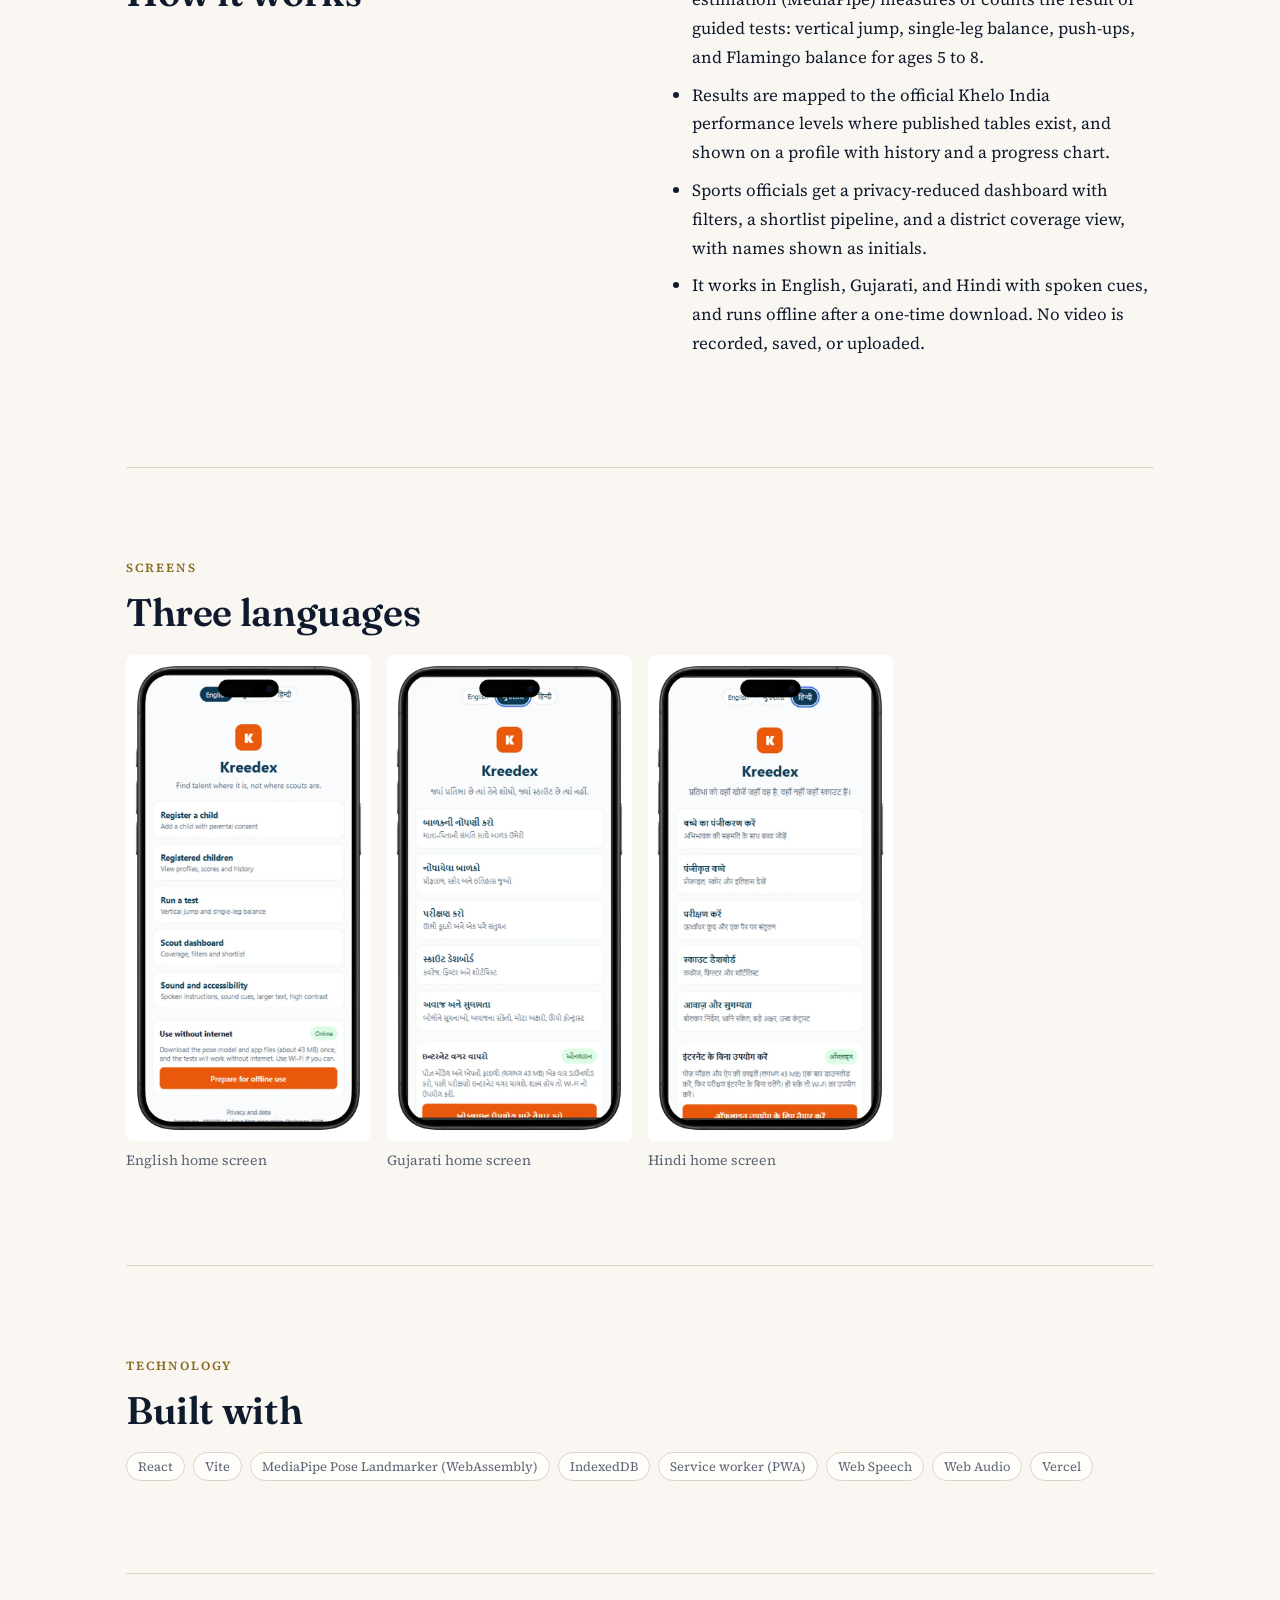
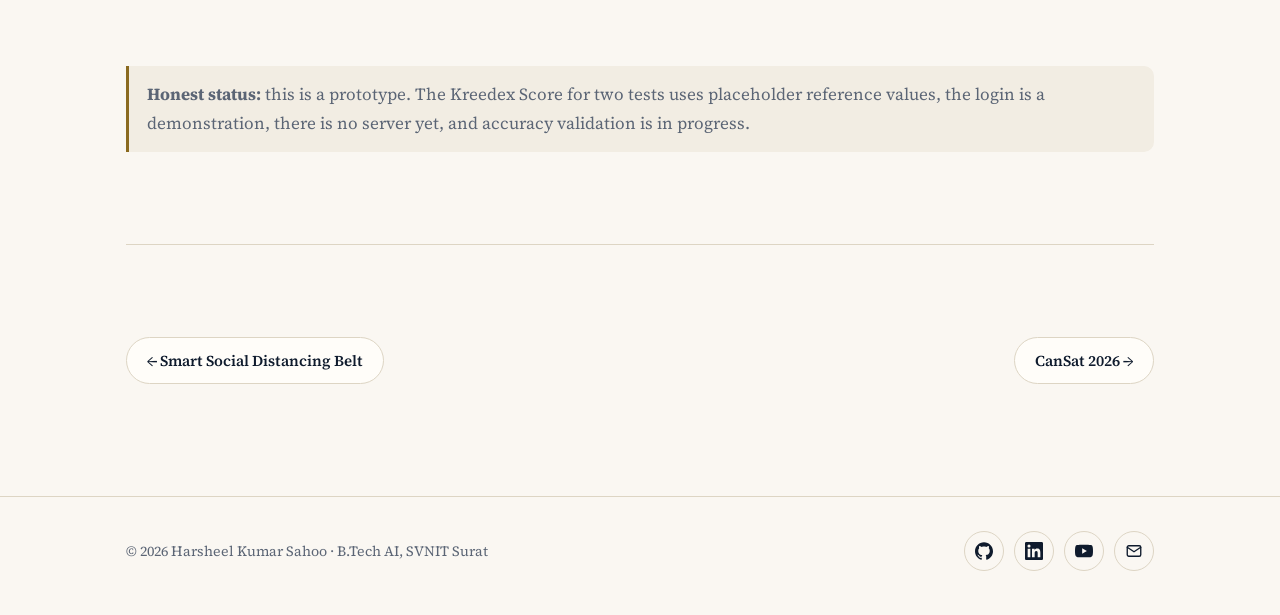
<file: projects/kreedex.html>
<!DOCTYPE html>
<html lang="en" data-root="../">
<head>
<meta charset="utf-8">
<meta name="viewport" content="width=device-width, initial-scale=1">
<title>Kreedex | Harsheel Kumar Sahoo</title>
<meta name="description" content="Kreedex is a phone-based fitness-screening app that uses on-device AI pose estimation to help schools find athletic talent. Built for the Seva First Innovation Challenge 2026.">
<meta property="og:title" content="Kreedex | Harsheel Kumar Sahoo">
<meta property="og:description" content="Kreedex is a phone-based fitness-screening app that uses on-device AI pose estimation to help schools find athletic talent. Built for the Seva First Innovation Challenge 2026.">
<meta property="og:type" content="website">
<meta property="og:image" content="https://harsheel.vercel.app/assets/img/og-image.jpg">
<meta property="og:image:width" content="1200">
<meta property="og:image:height" content="630">
<meta property="og:image:alt" content="Harsheel Kumar Sahoo, projects in AI, embedded systems and software">
<meta name="twitter:card" content="summary_large_image">
<link rel="icon" type="image/svg+xml" href="../favicon.svg">
<link rel="icon" type="image/png" href="../favicon.png">
<link rel="preconnect" href="https://fonts.googleapis.com"><link rel="preconnect" href="https://fonts.gstatic.com" crossorigin>
<link href="https://fonts.googleapis.com/css2?family=Fraunces:opsz,wght@9..144,400;9..144,600;9..144,700&family=Source+Serif+4:ital,opsz,wght@0,8..60,400;0,8..60,600;1,8..60,400&display=swap" rel="stylesheet">
<link rel="stylesheet" href="../assets/css/style.css">
<script src="../assets/js/site.js"></script>
</head>
<body>
<header id="site-header" class="site"></header>
<main class="wrap">
<div class="ph"><a class="back" href="../projects.html">← All projects</a><p class="eyebrow">Project · 2026 · Prototype</p><h1>Kreedex</h1><p class="lead">Find talent where it is, not where scouts are. A phone-based fitness-screening app that helps schools find athletic talent among children who never reach a formal scout.</p>
<div class="row"><a class="btn primary" href="https://kreedex.vercel.app/" target="_blank" rel="noopener" data-icon="globe">Live demo</a><a class="btn" href="https://github.com/Harsheel-Kumar-Sahoo/kreedex" target="_blank" rel="noopener" data-icon="github">Code</a><a class="btn" href="https://youtu.be/XYwuHZTG2_A?si=220M_km2nK-8vu99" target="_blank" rel="noopener" data-icon="youtube">Video</a></div>
<dl class="meta"><div><dt>Event</dt><dd>Seva First Innovation Challenge 2026</dd></div><div><dt>Problem</dt><dd>Statement 14: accessible grassroots sports-talent identification</dd></div><div><dt>For</dt><dd>Sports, Youth and Cultural Activities Dept., Government of Gujarat</dd></div><div><dt>Status</dt><dd>Prototype</dd></div></dl></div>
<img class="hero-img" src="../assets/img/kreedex-poster.webp" alt="Kreedex poster: AI-powered grassroots sports talent screening" width="1400" height="933">
<section class="s split"><div><p class="eyebrow">Overview</p><h2>How it works</h2></div><div class="prose"><ul><li>A teacher props up a phone, and on-device AI pose estimation (MediaPipe) measures or counts the result of guided tests: vertical jump, single-leg balance, push-ups, and Flamingo balance for ages 5 to 8.</li><li>Results are mapped to the official Khelo India performance levels where published tables exist, and shown on a profile with history and a progress chart.</li><li>Sports officials get a privacy-reduced dashboard with filters, a shortlist pipeline, and a district coverage view, with names shown as initials.</li><li>It works in English, Gujarati, and Hindi with spoken cues, and runs offline after a one-time download. No video is recorded, saved, or uploaded.</li></ul></div></section>
<section class="s"><p class="eyebrow">Screens</p><h2>Three languages</h2><div class="gallery phones"><figure><img src="../assets/img/kreedex-en.webp" alt="Kreedex home screen in English" loading="lazy" width="700" height="1389"><figcaption>English home screen</figcaption></figure><figure><img src="../assets/img/kreedex-gu.webp" alt="Kreedex home screen in Gujarati" loading="lazy" width="700" height="1389"><figcaption>Gujarati home screen</figcaption></figure><figure><img src="../assets/img/kreedex-hi.webp" alt="Kreedex home screen in Hindi" loading="lazy" width="700" height="1389"><figcaption>Hindi home screen</figcaption></figure></div></section>
<section class="s"><p class="eyebrow">Technology</p><h2>Built with</h2><ul class="chips"><li>React</li><li>Vite</li><li>MediaPipe Pose Landmarker (WebAssembly)</li><li>IndexedDB</li><li>Service worker (PWA)</li><li>Web Speech</li><li>Web Audio</li><li>Vercel</li></ul></section>
<section class="s"><p class="note"><b>Honest status:</b> this is a prototype. The Kreedex Score for two tests uses placeholder reference values, the login is a demonstration, there is no server yet, and accuracy validation is in progress.</p></section>
<section class="s pager"><a class="btn" href="../projects/distancing-belt.html">← Smart Social Distancing Belt</a><a class="btn" href="../projects/cansat.html">CanSat 2026 →</a></section>
</main>
<footer id="site-footer" class="foot"></footer>
</body>
</html>
</file>
<file: assets/css/style.css>
:root{--bg:#faf7f2;--bg2:#f2ede3;--ink:#0f1b2d;--muted:#5b6575;--line:#ddd5c4;--accent:#8a6a1f;--accent-ink:#fff;--card:#fffdf9;--radius:14px;--max:1100px;--serif:'Fraunces',Georgia,serif;--text:'Source Serif 4',Georgia,serif}
[data-theme=dark]{--bg:#0b1322;--bg2:#101a2e;--ink:#ece7dc;--muted:#a3adbd;--line:#243049;--accent:#d6b363;--accent-ink:#1a1405;--card:#111b2f}
*{box-sizing:border-box}
html{scroll-behavior:smooth;-webkit-text-size-adjust:100%;scroll-padding-top:80px}
body{margin:0;background:var(--bg);color:var(--ink);font:1.0625rem/1.7 var(--text);-webkit-font-smoothing:antialiased}
img{max-width:100%;display:block;height:auto}
a{color:inherit}
h1,h2,h3{font-family:var(--serif);line-height:1.15;letter-spacing:-.01em;font-weight:600;margin:0 0 .5em}
h1{font-size:clamp(2.4rem,6vw,4.4rem)}h2{font-size:clamp(1.7rem,3.4vw,2.4rem)}h3{font-size:1.3rem}
p{margin:0 0 1em}
.wrap{max-width:var(--max);margin:0 auto;padding:0 clamp(18px,4vw,36px)}
.eyebrow{font:600 .78rem/1.3 var(--text);letter-spacing:.16em;text-transform:uppercase;color:var(--accent);margin:0 0 14px}
.muted{color:var(--muted)}
.lead{font-size:clamp(1.1rem,2vw,1.3rem);color:var(--muted);max-width:36em}
section.s{padding:clamp(48px,8vw,92px) 0;border-top:1px solid var(--line)}
.ph{padding:clamp(40px,7vw,80px) 0 clamp(24px,4vw,40px)}
.site{position:sticky;top:0;z-index:50;background:var(--bg);background:color-mix(in srgb,var(--bg) 88%,transparent);-webkit-backdrop-filter:blur(10px);backdrop-filter:blur(10px);border-bottom:1px solid var(--line)}
.bar{display:flex;align-items:center;gap:12px;height:64px}
.brand{font:700 1.15rem var(--serif);text-decoration:none;margin-right:auto}
.brand span{color:var(--accent)}
.links{display:flex;gap:4px}
.links a{padding:8px 12px;text-decoration:none;font-size:.95rem;color:var(--muted)}
.links a:hover,.links a[aria-current]{color:var(--ink)}
.links a[aria-current]{box-shadow:inset 0 -2px 0 var(--accent)}
.icon-btn{width:40px;height:40px;border:1px solid var(--line);background:none;color:var(--ink);border-radius:50%;display:grid;place-items:center;cursor:pointer}
#burger{display:none}
.ic{width:18px;height:18px;flex:none}
.btn{display:inline-flex;align-items:center;gap:9px;padding:12px 20px;border:1px solid var(--line);border-radius:999px;text-decoration:none;font:600 .95rem var(--text);background:var(--card);color:var(--ink);cursor:pointer;transition:.2s}
.btn:hover{border-color:var(--accent);transform:translateY(-1px)}
.btn.primary{background:var(--accent);border-color:var(--accent);color:var(--accent-ink)}
.row{display:flex;flex-wrap:wrap;gap:12px}
a:focus-visible,button:focus-visible,input:focus-visible,textarea:focus-visible{outline:2px solid var(--accent);outline-offset:2px}
.hero{display:grid;grid-template-columns:1.15fr .85fr;gap:clamp(28px,6vw,72px);align-items:center;padding:clamp(40px,8vw,92px) 0}
.portrait{position:relative;isolation:isolate;max-width:420px;width:100%;justify-self:end}
.portrait img{width:100%;aspect-ratio:4/5;object-fit:cover;object-position:50% 22%;border-radius:200px 200px 16px 16px;border:1px solid var(--line)}
.portrait::after{content:"";position:absolute;inset:14px -14px -14px 14px;border:1.5px solid var(--accent);border-radius:200px 200px 16px 16px;z-index:-1}
.stats{display:grid;grid-template-columns:repeat(auto-fit,minmax(190px,1fr));gap:1px;background:var(--line);border:1px solid var(--line);border-radius:var(--radius);overflow:hidden}
.stat{background:var(--card);padding:22px}
.stat b{display:block;font:600 clamp(1.5rem,3vw,2.1rem) var(--serif);color:var(--accent);line-height:1.2}
.stat span{font-size:.92rem;color:var(--muted)}
.grid{display:grid;grid-template-columns:repeat(auto-fit,minmax(min(100%,300px),1fr));gap:22px}
.card{display:flex;flex-direction:column;background:var(--card);border:1px solid var(--line);border-radius:var(--radius);overflow:hidden;text-decoration:none;transition:.25s}
.card:hover{transform:translateY(-4px);box-shadow:0 18px 40px -22px rgba(15,27,45,.45);border-color:var(--accent)}
.card img{width:100%;aspect-ratio:16/10;object-fit:cover;background:var(--bg2)}
.card-b{padding:20px 22px 24px;display:flex;flex-direction:column;gap:6px;flex:1}
.card-b p{margin:0;color:var(--muted);font-size:.98rem}
.card-b .eyebrow{margin-bottom:4px}
.more{margin-top:auto;padding-top:14px;font-weight:600;color:var(--accent)}
.chips{display:flex;flex-wrap:wrap;gap:8px;list-style:none;padding:0;margin:10px 0 0}
.chips li{font-size:.8rem;padding:3px 11px;border:1px solid var(--line);border-radius:999px;color:var(--muted);background:var(--card)}
.tl{border-left:1.5px solid var(--line);margin-left:6px;padding-left:28px}
.tl-i{position:relative;padding-bottom:34px}
.tl-i::before{content:"";position:absolute;left:-36px;top:9px;width:15px;height:15px;border-radius:50%;background:var(--bg);border:2px solid var(--accent)}
.tl-i h3{margin-bottom:2px}
.tl-i ul{padding-left:1.2em;margin:8px 0 0}
.split{display:grid;grid-template-columns:1fr 1fr;gap:clamp(24px,5vw,64px);align-items:start}
.prose{max-width:68ch}
.prose ul{padding-left:1.2em}.prose li{margin-bottom:.5em}
.meta{display:grid;grid-template-columns:repeat(auto-fit,minmax(170px,1fr));gap:18px;margin:28px 0;padding:20px 0;border-block:1px solid var(--line)}
.meta dt{font:600 .74rem var(--text);letter-spacing:.14em;text-transform:uppercase;color:var(--accent)}
.meta dd{margin:4px 0 0}
.note{border-left:3px solid var(--accent);background:var(--bg2);padding:14px 18px;border-radius:0 10px 10px 0;color:var(--muted);margin:0}
.back{display:inline-block;margin-bottom:22px;color:var(--muted);text-decoration:none;font-weight:600}
.back:hover{color:var(--accent)}
.hero-img{width:100%;border-radius:var(--radius);border:1px solid var(--line);cursor:zoom-in;background:var(--bg2)}
.hero-img.narrow{max-width:520px}
.spec{display:grid;grid-template-columns:repeat(auto-fit,minmax(min(100%,260px),1fr));gap:14px}
.spec div{padding:14px 16px;background:var(--card);border:1px solid var(--line);border-radius:10px}
.spec b{display:block;font-family:var(--serif)}
.spec span{font-size:.93rem;color:var(--muted)}
.sk h3{font-size:1.05rem;margin-bottom:0}
.gallery{display:grid;grid-template-columns:repeat(auto-fill,minmax(min(100%,240px),1fr));gap:16px}
.gallery figure{margin:0}
.gallery img{width:100%;aspect-ratio:4/3;object-fit:cover;border-radius:10px;border:1px solid var(--line);cursor:zoom-in;background:var(--bg2)}
.gallery.phones{grid-template-columns:repeat(auto-fill,minmax(min(46%,200px),1fr))}
.gallery.phones img{aspect-ratio:1/2;object-fit:contain;background:transparent;border:0}
.gallery figcaption{font-size:.88rem;color:var(--muted);margin-top:6px}
.pager{display:flex;justify-content:space-between;gap:16px;flex-wrap:wrap}
.lb{position:fixed;inset:0;background:rgba(8,12,20,.93);display:none;place-items:center;z-index:100;padding:20px;cursor:zoom-out}
.lb.on{display:grid}
.lb figure{margin:0;max-width:min(1100px,100%);text-align:center}
.lb img{max-height:82vh;width:auto;margin:auto;border-radius:8px}
.lb figcaption{color:#e8e2d4;margin-top:10px;font-size:.95rem}
form.contact{display:grid;gap:16px}
label{font-weight:600;font-size:.92rem;display:grid;gap:6px}
input,textarea{font:inherit;padding:13px 14px;border:1px solid var(--line);border-radius:10px;background:var(--card);color:var(--ink);width:100%}
textarea{min-height:150px;resize:vertical}
.hp{position:absolute;left:-9999px;height:0;overflow:hidden}
#status{min-height:1.5em;font-size:.95rem;margin:0}
.foot{border-top:1px solid var(--line);padding:34px 0 44px;margin-top:20px}
.foot .wrap{display:flex;flex-wrap:wrap;gap:18px;justify-content:space-between;align-items:center}
.foot small{color:var(--muted)}
.soc{display:flex;gap:10px}
.soc a{width:40px;height:40px;border:1px solid var(--line);border-radius:50%;display:grid;place-items:center;transition:.2s}
.soc a:hover{border-color:var(--accent);color:var(--accent)}
@media (prefers-reduced-motion:no-preference){.js .reveal{opacity:0;transform:translateY(14px);transition:opacity .6s ease,transform .6s ease}.js .reveal.in{opacity:1;transform:none}}
@media (max-width:820px){.hero{grid-template-columns:1fr}.portrait{order:-1;max-width:290px;justify-self:start}.split{grid-template-columns:1fr}}
@media (max-width:760px){body{font-size:1rem}#burger{display:grid}
.links{display:none;position:absolute;left:0;right:0;top:64px;flex-direction:column;gap:0;background:var(--bg);border-bottom:1px solid var(--line);padding:6px clamp(18px,4vw,36px) 12px}
.site.open .links{display:flex}
.links a{padding:14px 4px;font-size:1rem;border-bottom:1px solid var(--line)}
.links a:last-child{border-bottom:0}
.links a[aria-current]{box-shadow:none;color:var(--accent)}
.row .btn{flex:1 1 auto;justify-content:center}}
.brand{white-space:nowrap;font-size:clamp(1rem,4.5vw,1.15rem)}
</file>
